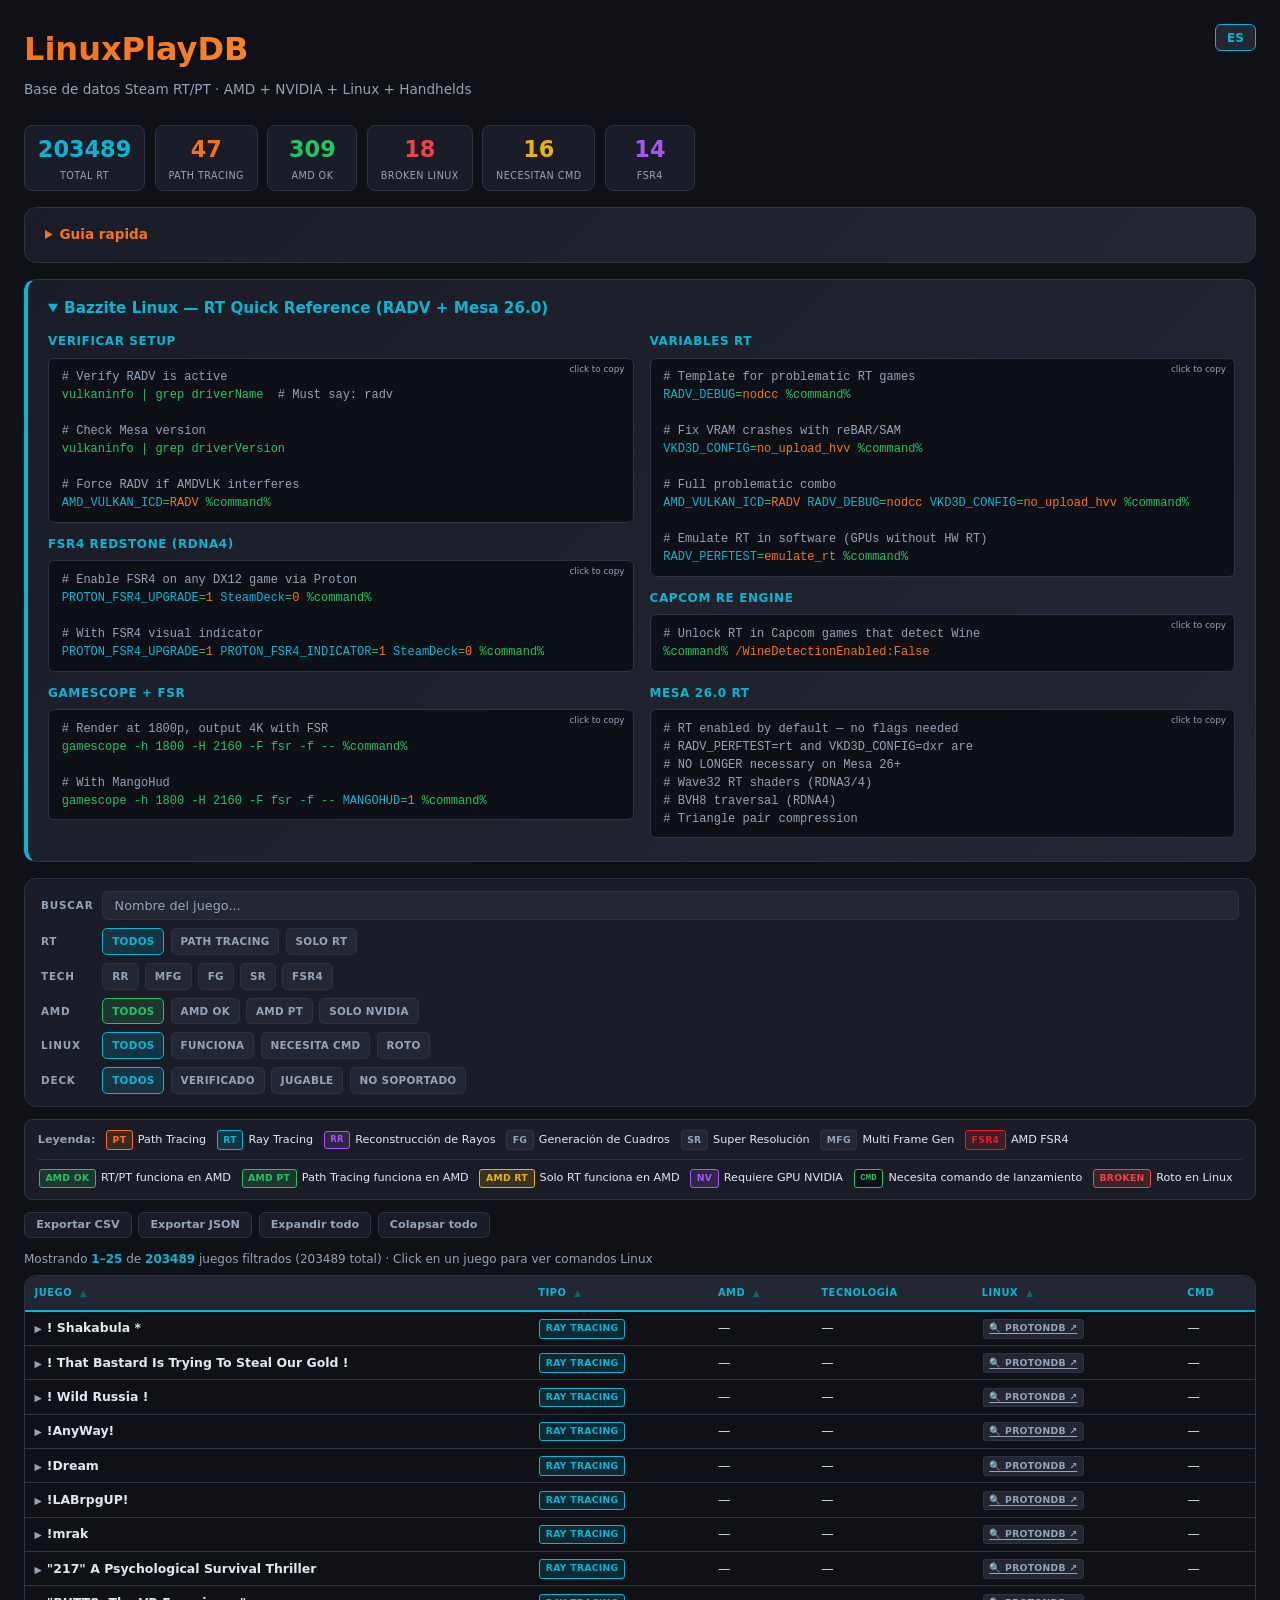
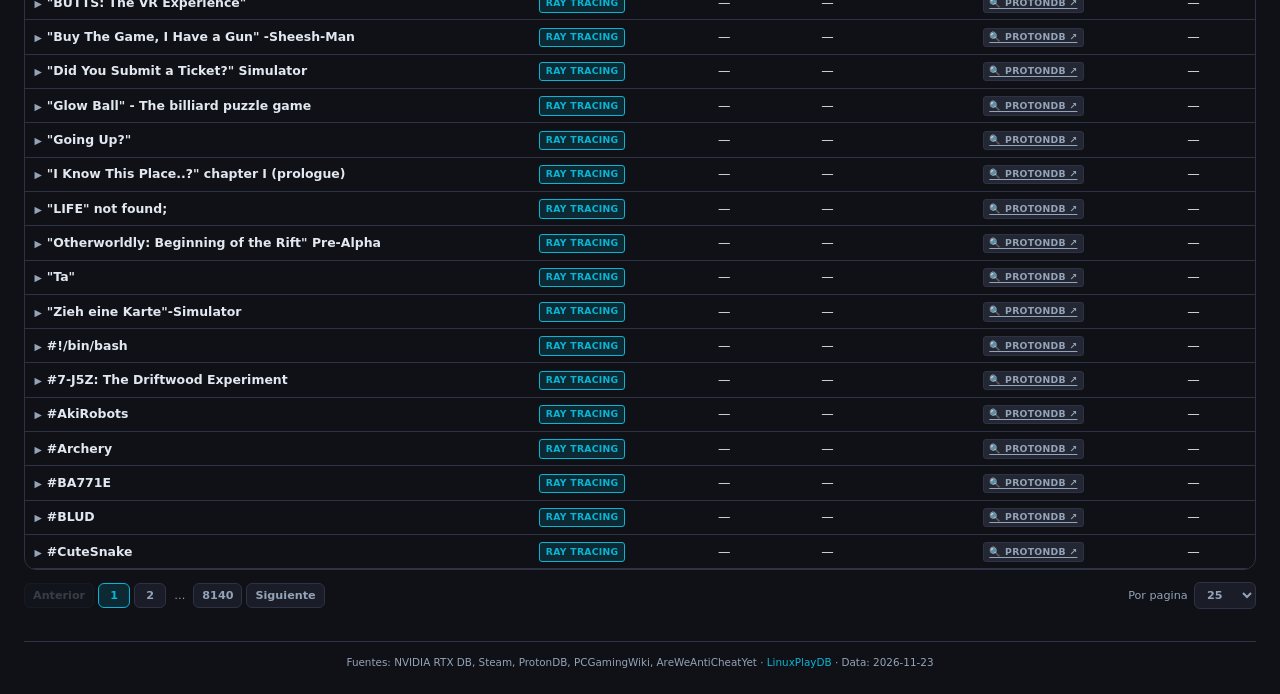
<file: site/index.html>
<!DOCTYPE html>
<html lang="es">
<head>
  <meta charset="UTF-8">
  <meta name="viewport" content="width=device-width, initial-scale=1.0">
  <title>LinuxPlayDB — Steam RT/PT Database</title>
  <meta name="description" content="Complete database of Steam games with Ray Tracing, Path Tracing, AMD/NVIDIA compatibility, Linux commands, and handheld device support.">
  <link rel="stylesheet" href="css/style.css">
</head>
<body>

<div class="lpdb-container">
  <!-- Header -->
  <header class="lpdb-header">
    <div class="lpdb-header-left">
      <h1 class="lpdb-title">LinuxPlayDB</h1>
      <p class="lpdb-subtitle" data-i18n="subtitle">
        Steam RT/PT Database &middot; AMD + NVIDIA + Linux + Handhelds &middot;
        <a href="https://github.com/" target="_blank">GitHub</a>
      </p>
    </div>
    <div class="lpdb-header-actions">
      <button class="lpdb-btn lpdb-btn--lang" id="langToggle" onclick="LPDB.i18n.toggle()" title="Change language">ES</button>
    </div>
  </header>

  <!-- Loading -->
  <div class="lpdb-loading" id="loadingOverlay">
    <div class="lpdb-spinner"></div>
    <div class="lpdb-loading-text" data-i18n="loading">Loading database...</div>
  </div>

  <!-- Main content (hidden until DB loads) -->
  <div id="mainContent" style="display:none">

    <!-- Stats -->
    <div class="lpdb-stats" id="statsBar">
      <div class="lpdb-stat lpdb-stat--cyan">
        <div class="lpdb-stat-num" id="statTotal">0</div>
        <div class="lpdb-stat-label" data-i18n="stat_total">Total RT</div>
      </div>
      <div class="lpdb-stat lpdb-stat--orange">
        <div class="lpdb-stat-num" id="statPT">0</div>
        <div class="lpdb-stat-label" data-i18n="stat_pt">Path Tracing</div>
      </div>
      <div class="lpdb-stat lpdb-stat--green">
        <div class="lpdb-stat-num" id="statAMD">0</div>
        <div class="lpdb-stat-label" data-i18n="stat_amd">AMD OK</div>
      </div>
      <div class="lpdb-stat lpdb-stat--red">
        <div class="lpdb-stat-num" id="statBroken">0</div>
        <div class="lpdb-stat-label" data-i18n="stat_broken">Broken Linux</div>
      </div>
      <div class="lpdb-stat lpdb-stat--yellow">
        <div class="lpdb-stat-num" id="statCmd">0</div>
        <div class="lpdb-stat-label" data-i18n="stat_cmd">Need CMD</div>
      </div>
      <div class="lpdb-stat lpdb-stat--purple">
        <div class="lpdb-stat-num" id="statFSR4">0</div>
        <div class="lpdb-stat-label" data-i18n="stat_fsr4">FSR4</div>
      </div>
    </div>

    <!-- Help Panel -->
    <details class="lpdb-glass lpdb-help">
      <summary data-i18n="help_title">Quick guide</summary>
      <div class="lpdb-help-grid">
        <div class="lpdb-help-item">
          <strong data-i18n="help_what">What is LinuxPlayDB?</strong>
          <p data-i18n="help_what_desc">Database of Steam games with Ray Tracing and Path Tracing. Shows AMD/NVIDIA compatibility, Linux status, and handheld support.</p>
        </div>
        <div class="lpdb-help-item">
          <strong data-i18n="help_rt_pt">RT vs PT</strong>
          <p data-i18n="help_rt_pt_desc">Ray Tracing (RT) adds realistic reflections and shadows. Path Tracing (PT) simulates ALL lighting via rays, more cinematic but more demanding.</p>
        </div>
        <div class="lpdb-help-item">
          <strong data-i18n="help_filters">Tech Filters</strong>
          <p data-i18n="help_filters_desc">RR = Ray Reconstruction, FG = Frame Generation, SR = Super Resolution, MFG = Multi Frame Gen, FSR4 = AMD FSR4 Redstone.</p>
        </div>
        <div class="lpdb-help-item">
          <strong data-i18n="help_cmd">CMD (Commands)</strong>
          <p data-i18n="help_cmd_desc">Some games need launch options or environment variables in Steam for RT to work on Linux. Click a game to see the commands.</p>
        </div>
        <div class="lpdb-help-item">
          <strong data-i18n="help_broken">Broken</strong>
          <p data-i18n="help_broken_desc">Games where RT/PT doesn't work on Linux currently. May be due to anti-cheat, incompatible shaders, or missing Vulkan RT support.</p>
        </div>
        <div class="lpdb-help-item">
          <strong data-i18n="help_amd">AMD Status</strong>
          <p data-i18n="help_amd_desc">AMD OK = works, AMD PT = path tracing works via VKD3D, NVIDIA Only = requires NVIDIA GPU for exclusive extensions.</p>
        </div>
      </div>
    </details>

    <!-- Bazzite Quick Reference -->
    <details class="lpdb-glass lpdb-glass--accent lpdb-bazzite" open>
      <summary data-i18n="bazzite_title">Bazzite Linux — RT Quick Reference (RADV + Mesa 26.0)</summary>
      <div class="lpdb-bazzite-content">
        <div class="lpdb-bazzite-grid">
          <div>
            <h4 data-i18n="bazzite_verify">Verify Setup</h4>
            <div class="lpdb-cmd" data-copy-label="click to copy" onclick="LPDB.copyCmd(this)"><span class="c"># Verify RADV is active</span>
vulkaninfo | grep driverName  <span class="c"># Must say: radv</span>

<span class="c"># Check Mesa version</span>
vulkaninfo | grep driverVersion

<span class="c"># Force RADV if AMDVLK interferes</span>
<span class="v">AMD_VULKAN_ICD</span>=<span class="s">RADV</span> %command%</div>

            <h4>FSR4 Redstone (RDNA4)</h4>
            <div class="lpdb-cmd" data-copy-label="click to copy" onclick="LPDB.copyCmd(this)"><span class="c"># Enable FSR4 on any DX12 game via Proton</span>
<span class="v">PROTON_FSR4_UPGRADE</span>=<span class="s">1</span> <span class="v">SteamDeck</span>=<span class="s">0</span> %command%

<span class="c"># With FSR4 visual indicator</span>
<span class="v">PROTON_FSR4_UPGRADE</span>=<span class="s">1</span> <span class="v">PROTON_FSR4_INDICATOR</span>=<span class="s">1</span> <span class="v">SteamDeck</span>=<span class="s">0</span> %command%</div>

            <h4>Gamescope + FSR</h4>
            <div class="lpdb-cmd" data-copy-label="click to copy" onclick="LPDB.copyCmd(this)"><span class="c"># Render at 1800p, output 4K with FSR</span>
gamescope -h 1800 -H 2160 -F fsr -f -- %command%

<span class="c"># With MangoHud</span>
gamescope -h 1800 -H 2160 -F fsr -f -- <span class="v">MANGOHUD</span>=<span class="s">1</span> %command%</div>
          </div>

          <div>
            <h4 data-i18n="bazzite_rt_vars">RT Variables</h4>
            <div class="lpdb-cmd" data-copy-label="click to copy" onclick="LPDB.copyCmd(this)"><span class="c"># Template for problematic RT games</span>
<span class="v">RADV_DEBUG</span>=<span class="s">nodcc</span> %command%

<span class="c"># Fix VRAM crashes with reBAR/SAM</span>
<span class="v">VKD3D_CONFIG</span>=<span class="s">no_upload_hvv</span> %command%

<span class="c"># Full problematic combo</span>
<span class="v">AMD_VULKAN_ICD</span>=<span class="s">RADV</span> <span class="v">RADV_DEBUG</span>=<span class="s">nodcc</span> <span class="v">VKD3D_CONFIG</span>=<span class="s">no_upload_hvv</span> %command%

<span class="c"># Emulate RT in software (GPUs without HW RT)</span>
<span class="v">RADV_PERFTEST</span>=<span class="s">emulate_rt</span> %command%</div>

            <h4>Capcom RE Engine</h4>
            <div class="lpdb-cmd" data-copy-label="click to copy" onclick="LPDB.copyCmd(this)"><span class="c"># Unlock RT in Capcom games that detect Wine</span>
%command% <span class="s">/WineDetectionEnabled:False</span></div>

            <h4>Mesa 26.0 RT</h4>
            <div class="lpdb-cmd" data-copy-label="click to copy" onclick="LPDB.copyCmd(this)"><span class="c"># RT enabled by default — no flags needed</span>
<span class="c"># RADV_PERFTEST=rt and VKD3D_CONFIG=dxr are</span>
<span class="c"># NO LONGER necessary on Mesa 26+</span>
<span class="c"># Wave32 RT shaders (RDNA3/4)</span>
<span class="c"># BVH8 traversal (RDNA4)</span>
<span class="c"># Triangle pair compression</span></div>
          </div>
        </div>
      </div>
    </details>

    <!-- Filters -->
    <div class="lpdb-filters">
      <div class="lpdb-filter-row">
        <span class="lpdb-filter-label" data-i18n="filter_search">Search</span>
        <input type="text" class="lpdb-search" id="searchInput" data-i18n-placeholder="search_placeholder" placeholder="Game name..." oninput="LPDB.filters.apply()">
      </div>
      <div class="lpdb-filter-row">
        <span class="lpdb-filter-label">RT</span>
        <span class="lpdb-chip active" data-group="rtType" data-value="all" onclick="LPDB.filters.set(this)" data-i18n="filter_all" data-i18n-title="tip_filter_all" role="button" tabindex="0" aria-pressed="true">All</span>
        <span class="lpdb-chip" data-group="rtType" data-value="pt" onclick="LPDB.filters.set(this)" data-i18n="filter_pt" data-i18n-title="tip_filter_pt" role="button" tabindex="0" aria-pressed="false">Path Tracing</span>
        <span class="lpdb-chip" data-group="rtType" data-value="rt" onclick="LPDB.filters.set(this)" data-i18n="filter_rt_only" data-i18n-title="tip_filter_rt_only" role="button" tabindex="0" aria-pressed="false">RT Only</span>
      </div>
      <div class="lpdb-filter-row">
        <span class="lpdb-filter-label">Tech</span>
        <span class="lpdb-chip" data-group="tech" data-value="dlss_rr" onclick="LPDB.filters.toggle(this)" data-i18n-title="tip_dlss_rr" role="button" tabindex="0" aria-pressed="false">RR</span>
        <span class="lpdb-chip" data-group="tech" data-value="dlss_mfg" onclick="LPDB.filters.toggle(this)" data-i18n-title="tip_dlss_mfg" role="button" tabindex="0" aria-pressed="false">MFG</span>
        <span class="lpdb-chip" data-group="tech" data-value="dlss_fg" onclick="LPDB.filters.toggle(this)" data-i18n-title="tip_dlss_fg" role="button" tabindex="0" aria-pressed="false">FG</span>
        <span class="lpdb-chip" data-group="tech" data-value="dlss_sr" onclick="LPDB.filters.toggle(this)" data-i18n-title="tip_dlss_sr" role="button" tabindex="0" aria-pressed="false">SR</span>
        <span class="lpdb-chip" data-group="tech" data-value="fsr4" onclick="LPDB.filters.toggle(this)" data-i18n-title="tip_fsr4" role="button" tabindex="0" aria-pressed="false">FSR4</span>
      </div>
      <div class="lpdb-filter-row">
        <span class="lpdb-filter-label">AMD</span>
        <span class="lpdb-chip active-green" data-group="amd" data-value="all" onclick="LPDB.filters.set(this)" data-i18n="filter_all" data-i18n-title="tip_filter_all" role="button" tabindex="0" aria-pressed="true">All</span>
        <span class="lpdb-chip" data-group="amd" data-value="ok" onclick="LPDB.filters.set(this)" data-i18n="filter_amd_ok" data-i18n-title="tip_amd_ok" role="button" tabindex="0" aria-pressed="false">AMD OK</span>
        <span class="lpdb-chip" data-group="amd" data-value="pt" onclick="LPDB.filters.set(this)" data-i18n="filter_amd_pt" data-i18n-title="tip_amd_pt" role="button" tabindex="0" aria-pressed="false">AMD PT</span>
        <span class="lpdb-chip" data-group="amd" data-value="nvidia_only" onclick="LPDB.filters.set(this)" data-i18n="filter_nvidia_only" data-i18n-title="tip_nvidia_only" role="button" tabindex="0" aria-pressed="false">NVIDIA Only</span>
      </div>
      <div class="lpdb-filter-row">
        <span class="lpdb-filter-label">Linux</span>
        <span class="lpdb-chip active" data-group="linux" data-value="all" onclick="LPDB.filters.set(this)" data-i18n="filter_all" data-i18n-title="tip_filter_all" role="button" tabindex="0" aria-pressed="true">All</span>
        <span class="lpdb-chip" data-group="linux" data-value="works" onclick="LPDB.filters.set(this)" data-i18n="filter_works" data-i18n-title="tip_linux_works" role="button" tabindex="0" aria-pressed="false">Works</span>
        <span class="lpdb-chip" data-group="linux" data-value="cmd" onclick="LPDB.filters.set(this)" data-i18n="filter_cmd" data-i18n-title="tip_linux_cmd" role="button" tabindex="0" aria-pressed="false">Needs CMD</span>
        <span class="lpdb-chip" data-group="linux" data-value="broken" onclick="LPDB.filters.set(this)" data-i18n="filter_broken" data-i18n-title="tip_linux_broken" role="button" tabindex="0" aria-pressed="false">Broken</span>
      </div>
      <div class="lpdb-filter-row">
        <span class="lpdb-filter-label">Deck</span>
        <span class="lpdb-chip active" data-group="deck" data-value="all" onclick="LPDB.filters.set(this)" data-i18n="filter_all" data-i18n-title="tip_filter_all" role="button" tabindex="0" aria-pressed="true">All</span>
        <span class="lpdb-chip" data-group="deck" data-value="verified" onclick="LPDB.filters.set(this)" data-i18n="filter_verified" data-i18n-title="tip_deck_verified" role="button" tabindex="0" aria-pressed="false">Verified</span>
        <span class="lpdb-chip" data-group="deck" data-value="playable" onclick="LPDB.filters.set(this)" data-i18n="filter_playable" data-i18n-title="tip_deck_playable" role="button" tabindex="0" aria-pressed="false">Playable</span>
        <span class="lpdb-chip" data-group="deck" data-value="unsupported" onclick="LPDB.filters.set(this)" data-i18n="filter_unsupported" data-i18n-title="tip_deck_unsupported" role="button" tabindex="0" aria-pressed="false">Unsupported</span>
      </div>
    </div>

    <!-- Legend -->
    <div class="lpdb-legend">
      <div class="lpdb-legend-row">
        <span class="lpdb-legend-title" data-i18n="legend">Legend:</span>
        <span class="lpdb-legend-item"><span class="badge badge-pt">PT</span> <span data-i18n="legend_pt">Path Tracing</span></span>
        <span class="lpdb-legend-item"><span class="badge badge-rt">RT</span> <span data-i18n="legend_rt">Ray Tracing</span></span>
        <span class="lpdb-legend-item"><span class="badge badge-nvidia-sm">RR</span> <span data-i18n="legend_rr">Ray Reconstruction</span></span>
        <span class="lpdb-legend-item"><span class="badge badge-tech">FG</span> <span data-i18n="legend_fg">Frame Generation</span></span>
        <span class="lpdb-legend-item"><span class="badge badge-tech">SR</span> <span data-i18n="legend_sr">Super Resolution</span></span>
        <span class="lpdb-legend-item"><span class="badge badge-tech">MFG</span> <span data-i18n="legend_mfg">Multi Frame Gen</span></span>
        <span class="lpdb-legend-item"><span class="badge badge-fsr">FSR4</span> <span data-i18n="legend_fsr4">AMD FSR4</span></span>
      </div>
      <div class="lpdb-legend-row">
        <span class="lpdb-legend-item"><span class="badge badge-amd">AMD OK</span> <span data-i18n="legend_amd_ok_desc">RT/PT works on AMD</span></span>
        <span class="lpdb-legend-item"><span class="badge badge-amd">AMD PT</span> <span data-i18n="legend_amd_pt_desc">Path Tracing works on AMD</span></span>
        <span class="lpdb-legend-item"><span class="badge badge-amd-warn">AMD RT</span> <span data-i18n="legend_amd_rt_only_desc">RT only works on AMD</span></span>
        <span class="lpdb-legend-item"><span class="badge badge-nvidia">NV</span> <span data-i18n="legend_nvidia_only_desc">Requires NVIDIA GPU</span></span>
        <span class="lpdb-legend-item"><span class="badge badge-cmd">CMD</span> <span data-i18n="legend_cmd_desc">Needs launch command</span></span>
        <span class="lpdb-legend-item"><span class="badge badge-broken">BROKEN</span> <span data-i18n="legend_broken_desc">Broken on Linux</span></span>
      </div>
    </div>

    <!-- Actions -->
    <div class="lpdb-actions">
      <button class="lpdb-btn" onclick="LPDB.exportData('csv')" data-i18n="export_csv">Export CSV</button>
      <button class="lpdb-btn" onclick="LPDB.exportData('json')" data-i18n="export_json">Export JSON</button>
      <button class="lpdb-btn" onclick="LPDB.expandAll()" data-i18n="expand_all">Expand all</button>
      <button class="lpdb-btn" onclick="LPDB.collapseAll()" data-i18n="collapse_all">Collapse all</button>
      <span class="lpdb-status" id="statusMsg"></span>
    </div>

    <div class="lpdb-results" id="resultsCount"></div>

    <!-- Table -->
    <div class="lpdb-table-wrap">
      <div class="lpdb-scroll-hint" data-i18n="table_scroll_hint">Swipe to see more columns</div>
      <table class="lpdb-table">
        <thead>
          <tr>
            <th data-sort="name" onclick="LPDB.sort('name')"><span data-i18n="col_game">Game</span> <span class="sort-arrow">&#9650;</span></th>
            <th data-sort="rt_type" onclick="LPDB.sort('rt_type')"><span data-i18n="col_type">Type</span> <span class="sort-arrow">&#9650;</span></th>
            <th data-sort="amd_status" onclick="LPDB.sort('amd_status')">AMD <span class="sort-arrow">&#9650;</span></th>
            <th><span data-i18n="col_tech">Tech</span></th>
            <th data-sort="linux_status" onclick="LPDB.sort('linux_status')"><span data-i18n="col_linux">Linux</span> <span class="sort-arrow">&#9650;</span></th>
            <th><span data-i18n="col_cmd">CMD</span></th>
          </tr>
        </thead>
        <tbody id="gamesBody"></tbody>
      </table>
    </div>

    <!-- Pagination -->
    <div class="lpdb-pagination-wrap" id="paginationControls"></div>
  </div>

  <!-- Footer -->
  <footer class="lpdb-footer">
    <span data-i18n="footer_sources">Sources</span>: NVIDIA RTX DB, Steam, ProtonDB, PCGamingWiki, AreWeAntiCheatYet &middot;
    <a href="https://github.com/" target="_blank">LinuxPlayDB</a> &middot;
    <span id="lastUpdate"></span>
  </footer>
</div>

<!-- sql.js: local first, CDN fallback -->
<script src="lib/sql-wasm.js"></script>
<script>
  if (typeof initSqlJs === "undefined") {
    document.write('<script src="https://cdnjs.cloudflare.com/ajax/libs/sql.js/1.11.0/sql-wasm.js" integrity="sha384-1fHJox8K973mCCD3PTAOc0ljrAGXD2VeK8zf+vNIdx55pWPULNlpxKMkU8bF4nUd" crossorigin="anonymous"><\/script>');
  }
</script>
<!-- Inline DB (allows file:// usage without server) -->
<script src="js/db_inline.js"></script>
<!-- App modules (v= cache bust) -->
<script src="js/i18n.js?v=8"></script>
<script src="js/db.js?v=8"></script>
<script src="js/filters.js?v=8"></script>
<script src="js/render.js?v=8"></script>
<script src="js/export.js?v=8"></script>
<script src="js/app.js?v=8"></script>
</body>
</html>
</file>
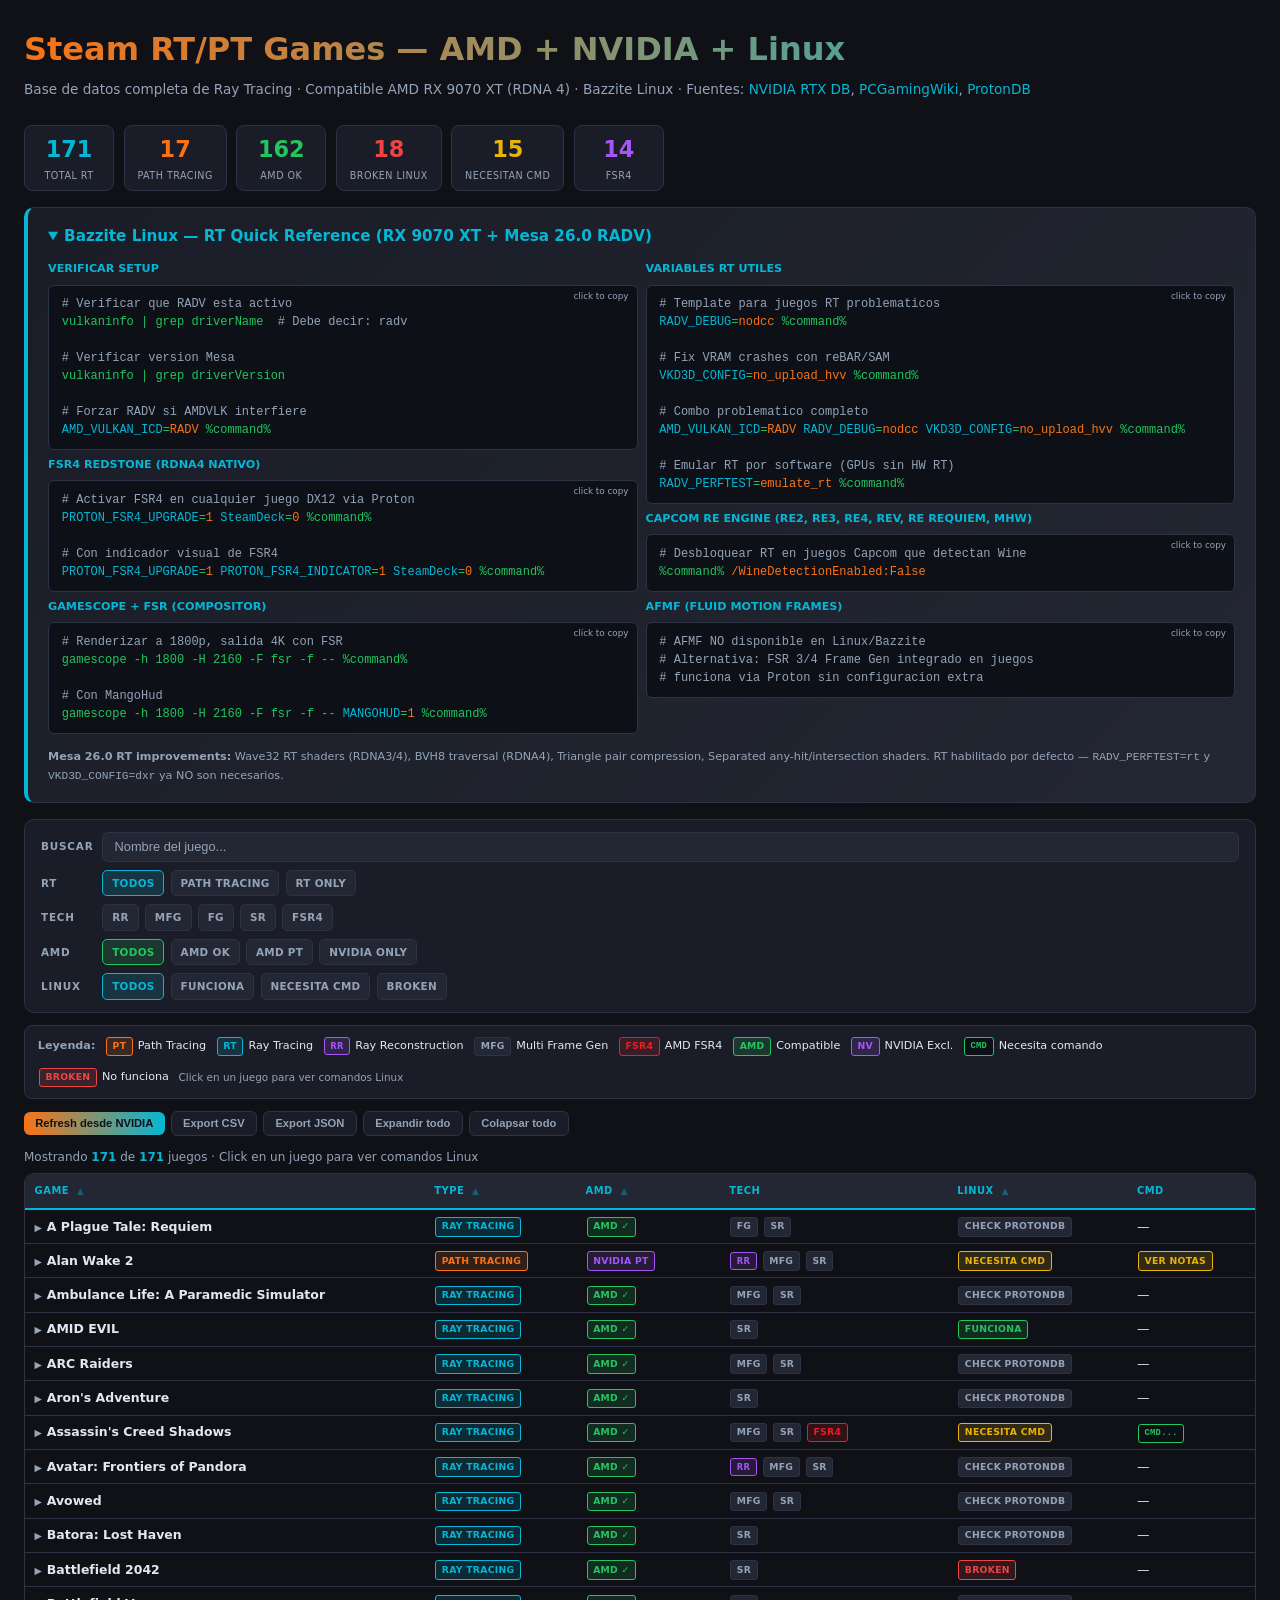
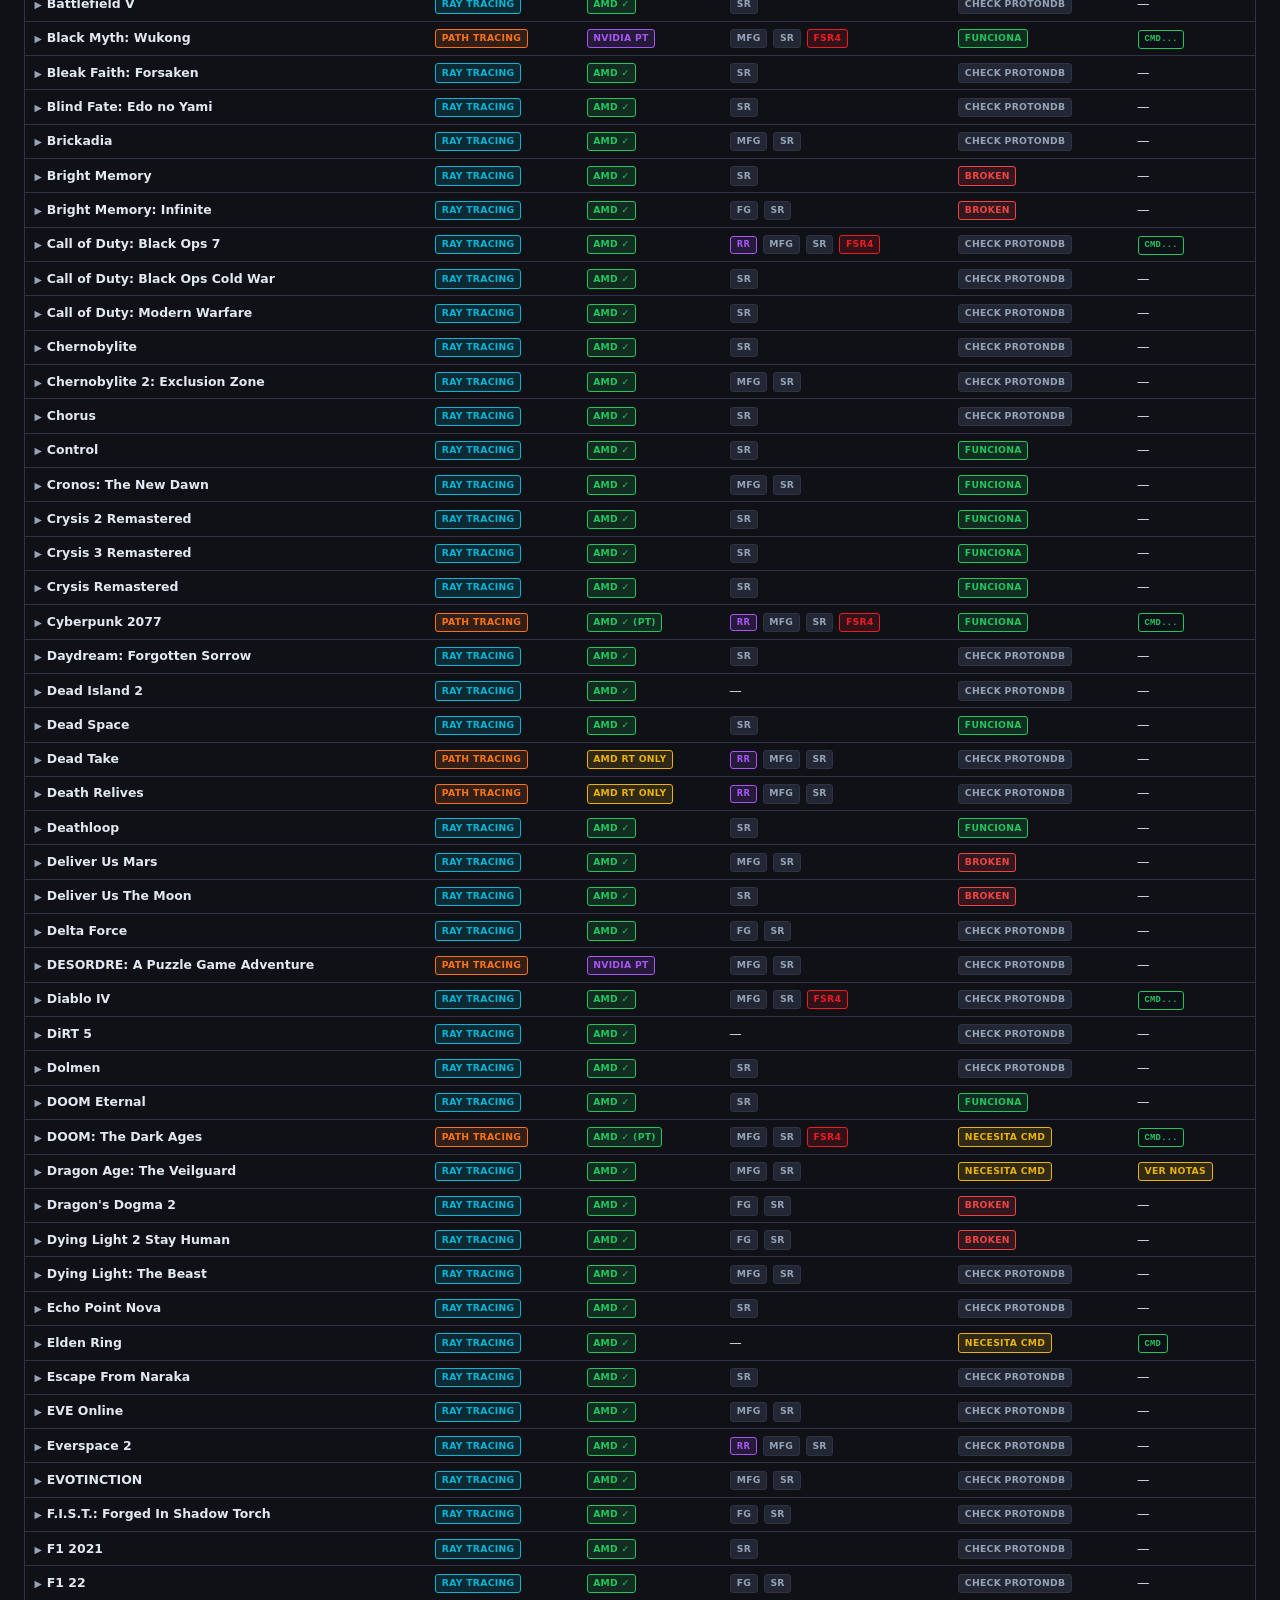
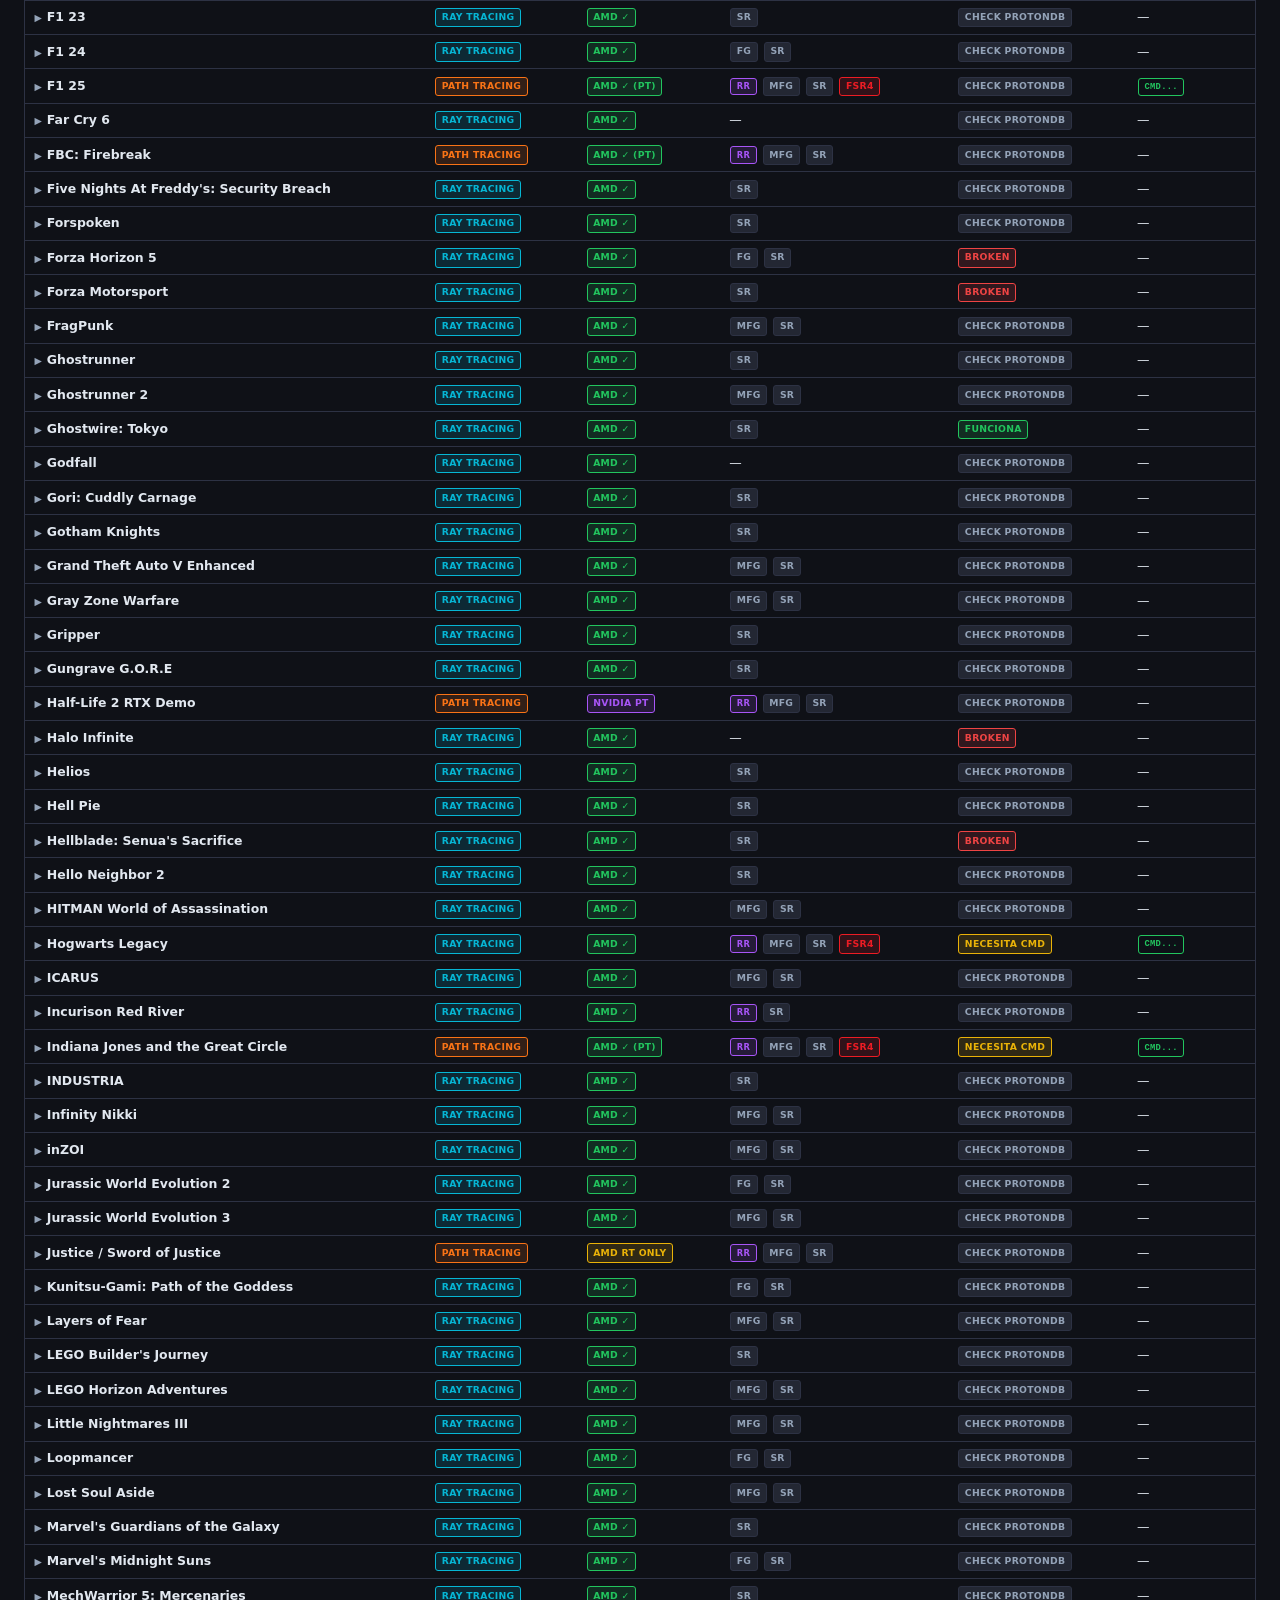
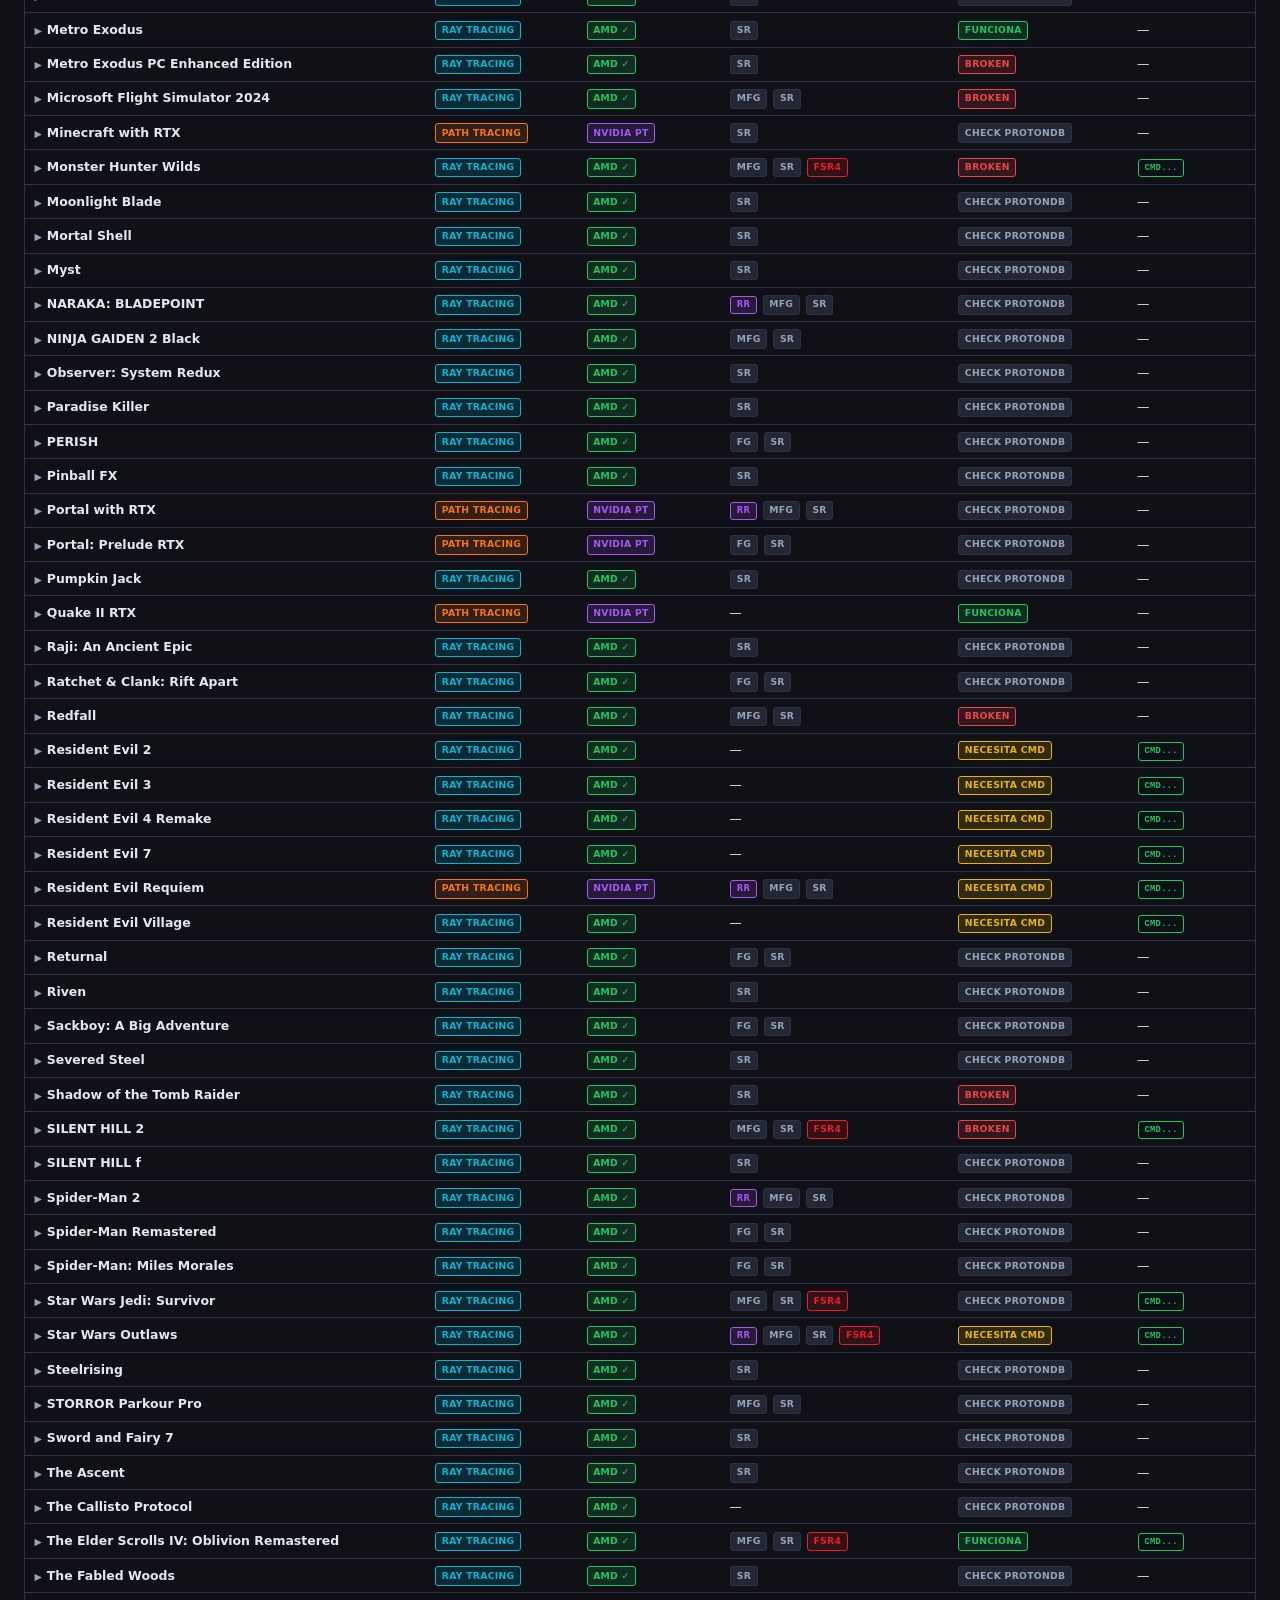
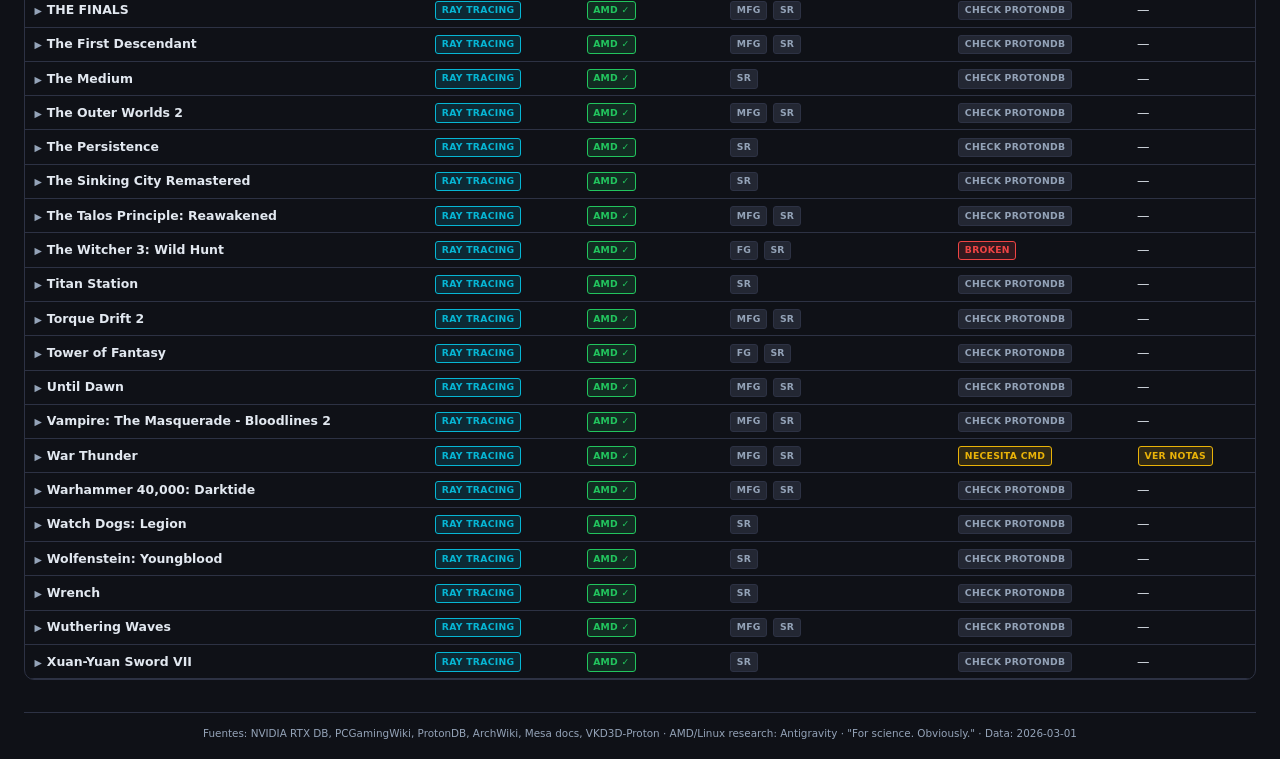
<file: data/seed/all_steam_rt_games.html>
<!DOCTYPE html>
<html lang="es">
<head>
<meta charset="UTF-8">
<meta name="viewport" content="width=device-width, initial-scale=1.0">
<title>Steam RT/PT Database — AMD + Linux + NVIDIA — Antigravity</title>
<style>
  :root {
    --bg: #0f1117;
    --surface: #1a1d27;
    --surface2: #232733;
    --border: #2d3244;
    --text: #e2e8f0;
    --text-muted: #94a3b8;
    --cyan: #06b6d4;
    --cyan-dim: rgba(6, 182, 212, 0.15);
    --orange: #f97316;
    --orange-dim: rgba(249, 115, 22, 0.15);
    --green: #22c55e;
    --green-dim: rgba(34, 197, 94, 0.15);
    --red: #ef4444;
    --red-dim: rgba(239, 68, 68, 0.15);
    --yellow: #eab308;
    --yellow-dim: rgba(234, 179, 8, 0.15);
    --purple: #a855f7;
    --purple-dim: rgba(168, 85, 247, 0.15);
    --amd-red: #ed1c24;
    --amd-dim: rgba(237, 28, 36, 0.15);
  }
  * { box-sizing: border-box; margin: 0; padding: 0; }
  body {
    font-family: 'Segoe UI', system-ui, -apple-system, sans-serif;
    background: var(--bg); color: var(--text);
    line-height: 1.6; padding: 1.5rem;
    max-width: 1600px; margin: 0 auto;
  }
  h1 {
    font-size: 2rem;
    background: linear-gradient(90deg, var(--orange), var(--cyan));
    -webkit-background-clip: text; -webkit-text-fill-color: transparent;
    background-clip: text; margin-bottom: 0.25rem;
  }
  h2 {
    font-size: 1.2rem; color: var(--cyan);
    margin: 1.5rem 0 0.75rem; padding-bottom: 0.4rem;
    border-bottom: 2px solid var(--border);
    text-transform: uppercase; letter-spacing: 0.05em;
  }
  h3 { font-size: 1rem; color: var(--orange); margin: 1rem 0 0.5rem; }
  .subtitle { color: var(--text-muted); font-size: 0.85rem; margin-bottom: 1.5rem; }
  .subtitle a { color: var(--cyan); text-decoration: none; }
  .subtitle a:hover { text-decoration: underline; }

  /* Stats */
  .stats-bar { display: flex; gap: 0.6rem; flex-wrap: wrap; margin-bottom: 1rem; }
  .stat {
    background: var(--surface); border: 1px solid var(--border);
    border-radius: 8px; padding: 0.4rem 0.8rem; text-align: center; min-width: 90px;
  }
  .stat-num { font-size: 1.4rem; font-weight: 700; }
  .stat-label { font-size: 0.6rem; color: var(--text-muted); text-transform: uppercase; letter-spacing: 0.05em; }
  .stat-cyan .stat-num { color: var(--cyan); }
  .stat-orange .stat-num { color: var(--orange); }
  .stat-green .stat-num { color: var(--green); }
  .stat-yellow .stat-num { color: var(--yellow); }
  .stat-red .stat-num { color: var(--red); }
  .stat-purple .stat-num { color: var(--purple); }

  /* Bazzite section */
  .bazzite-box {
    background: linear-gradient(135deg, var(--surface) 0%, var(--surface2) 100%);
    border: 1px solid var(--border); border-radius: 10px;
    padding: 1rem 1.25rem; margin-bottom: 1rem;
    border-left: 4px solid var(--cyan);
  }
  .bazzite-box h3 { margin-top: 0; }
  .cmd-block {
    background: #0d1117; border: 1px solid var(--border);
    border-radius: 6px; padding: 0.6rem 0.8rem;
    font-family: 'Cascadia Code','Fira Code',monospace;
    font-size: 0.75rem; color: var(--green);
    overflow-x: auto; margin: 0.4rem 0; white-space: pre; line-height: 1.5;
    cursor: pointer; position: relative;
  }
  .cmd-block:hover { border-color: var(--cyan); }
  .cmd-block::after {
    content: 'click to copy'; position: absolute; top: 4px; right: 8px;
    font-size: 0.55rem; color: var(--text-muted); font-family: system-ui;
  }
  .cmd-block.copied::after { content: 'copied!'; color: var(--green); }
  .cmd-comment { color: var(--text-muted); }
  .cmd-var { color: var(--cyan); }
  .cmd-val { color: var(--orange); }

  /* Filter bar */
  .filter-bar {
    background: var(--surface); border: 1px solid var(--border);
    border-radius: 10px; padding: 0.75rem 1rem; margin-bottom: 0.75rem;
    display: flex; flex-direction: column; gap: 0.5rem;
  }
  .filter-row { display: flex; align-items: center; gap: 0.4rem; flex-wrap: wrap; }
  .filter-label {
    font-size: 0.65rem; text-transform: uppercase; letter-spacing: 0.08em;
    color: var(--text-muted); min-width: 55px; font-weight: 600;
  }
  .search-box {
    flex: 1; min-width: 180px; padding: 0.4rem 0.7rem;
    background: var(--surface2); border: 1px solid var(--border);
    border-radius: 6px; color: var(--text); font-size: 0.8rem; outline: none;
  }
  .search-box:focus { border-color: var(--cyan); }
  .search-box::placeholder { color: var(--text-muted); }

  /* Chips */
  .chip {
    display: inline-flex; align-items: center; padding: 0.25rem 0.55rem;
    border-radius: 5px; font-size: 0.65rem; font-weight: 600;
    text-transform: uppercase; letter-spacing: 0.03em; cursor: pointer;
    border: 1px solid var(--border); background: var(--surface2);
    color: var(--text-muted); transition: all 0.15s; user-select: none;
  }
  .chip:hover { border-color: var(--cyan); color: var(--text); }
  .chip.active { background: var(--cyan-dim); border-color: var(--cyan); color: var(--cyan); }
  .chip.active-orange { background: var(--orange-dim); border-color: var(--orange); color: var(--orange); }
  .chip.active-green { background: var(--green-dim); border-color: var(--green); color: var(--green); }
  .chip.active-purple { background: var(--purple-dim); border-color: var(--purple); color: var(--purple); }
  .chip.active-red { background: var(--red-dim); border-color: var(--red); color: var(--red); }

  /* Table */
  .table-wrap { overflow-x: auto; border: 1px solid var(--border); border-radius: 10px; }
  table { width: 100%; border-collapse: collapse; font-size: 0.78rem; }
  th {
    background: var(--surface2); color: var(--cyan); font-weight: 600;
    text-transform: uppercase; font-size: 0.62rem; letter-spacing: 0.05em;
    padding: 0.55rem 0.6rem; text-align: left; border-bottom: 2px solid var(--cyan);
    position: sticky; top: 0; z-index: 10; cursor: pointer; user-select: none; white-space: nowrap;
  }
  th:hover { color: var(--orange); }
  th .sort-arrow { margin-left: 0.25rem; font-size: 0.55rem; opacity: 0.4; }
  th.sorted .sort-arrow { opacity: 1; color: var(--orange); }
  td { padding: 0.35rem 0.6rem; border-bottom: 1px solid var(--border); vertical-align: middle; }
  tr:hover > td { background: var(--surface); }
  tr.detail-row td { padding: 0; background: var(--surface); }
  tr.detail-row .detail-content {
    padding: 0.5rem 1rem; font-size: 0.75rem;
    border-left: 3px solid var(--cyan); margin: 0.3rem 0.5rem;
  }
  .game-name {
    font-weight: 600; white-space: nowrap; max-width: 300px;
    overflow: hidden; text-overflow: ellipsis; cursor: pointer;
  }
  .game-name:hover { color: var(--cyan); }
  .expand-icon { color: var(--text-muted); font-size: 0.6rem; margin-right: 0.3rem; }

  /* Badges */
  .badge {
    display: inline-block; padding: 0.08rem 0.35rem; border-radius: 3px;
    font-size: 0.58rem; font-weight: 700; text-transform: uppercase;
    letter-spacing: 0.03em; white-space: nowrap; margin: 1px;
  }
  .badge-rt { background: var(--cyan-dim); color: var(--cyan); border: 1px solid var(--cyan); }
  .badge-pt { background: var(--orange-dim); color: var(--orange); border: 1px solid var(--orange); }
  .badge-amd { background: var(--green-dim); color: var(--green); border: 1px solid var(--green); }
  .badge-amd-warn { background: var(--yellow-dim); color: var(--yellow); border: 1px solid var(--yellow); }
  .badge-nvidia { background: var(--purple-dim); color: var(--purple); border: 1px solid var(--purple); }
  .badge-nvidia-sm { background: var(--purple-dim); color: var(--purple); border: 1px solid var(--purple); font-size: 0.52rem; }
  .badge-tech { background: var(--surface2); color: var(--text-muted); border: 1px solid var(--border); }
  .badge-fsr { background: var(--amd-dim); color: var(--amd-red); border: 1px solid var(--amd-red); }
  .badge-linux { background: var(--green-dim); color: var(--green); border: 1px solid var(--green); }
  .badge-linux-warn { background: var(--yellow-dim); color: var(--yellow); border: 1px solid var(--yellow); }
  .badge-linux-maybe { background: var(--surface2); color: var(--text-muted); border: 1px solid var(--border); }
  .badge-broken { background: var(--red-dim); color: var(--red); border: 1px solid var(--red); }
  .badge-cmd { background: #0d1117; color: var(--green); border: 1px solid var(--green); font-family: monospace; font-size: 0.55rem; }

  /* Actions */
  .actions-bar { display: flex; gap: 0.4rem; margin: 0.75rem 0; flex-wrap: wrap; align-items: center; }
  .btn {
    padding: 0.35rem 0.7rem; border-radius: 6px; font-size: 0.7rem;
    font-weight: 600; cursor: pointer; border: 1px solid var(--border);
    background: var(--surface); color: var(--text-muted); transition: all 0.15s;
  }
  .btn:hover { border-color: var(--cyan); color: var(--cyan); }
  .btn-primary {
    background: linear-gradient(90deg, var(--orange), var(--cyan));
    color: var(--bg); border: none; font-weight: 700;
  }
  .btn-primary:hover { opacity: 0.9; }
  .status-msg { font-size: 0.7rem; color: var(--text-muted); padding: 0.2rem 0.5rem; }
  .status-ok { color: var(--green); }
  .status-err { color: var(--red); }
  .status-loading { color: var(--yellow); }

  /* Legend */
  .legend {
    background: var(--surface); border: 1px solid var(--border); border-radius: 8px;
    padding: 0.6rem 0.8rem; margin-bottom: 0.75rem; font-size: 0.7rem;
    display: flex; flex-wrap: wrap; gap: 0.6rem; align-items: center;
  }
  .legend-item { display: inline-flex; align-items: center; gap: 0.25rem; }

  .results-count { font-size: 0.75rem; color: var(--text-muted); margin-bottom: 0.4rem; }
  .results-count strong { color: var(--cyan); }

  /* Footer */
  .footer {
    margin-top: 2rem; padding-top: 0.75rem; border-top: 1px solid var(--border);
    font-size: 0.65rem; color: var(--text-muted); text-align: center;
  }

  /* Detail panel inline */
  .detail-grid { display: grid; grid-template-columns: 1fr 1fr; gap: 0.5rem; }
  .detail-section h4 { color: var(--cyan); font-size: 0.7rem; text-transform: uppercase; margin-bottom: 0.3rem; }
  .detail-cmd {
    background: #0d1117; padding: 0.4rem 0.6rem; border-radius: 4px;
    font-family: 'Cascadia Code','Fira Code',monospace; font-size: 0.7rem;
    color: var(--green); margin: 0.2rem 0; cursor: pointer; border: 1px solid var(--border);
  }
  .detail-cmd:hover { border-color: var(--green); }
  .detail-note { color: var(--text-muted); font-size: 0.7rem; margin: 0.15rem 0; }

  /* Scrollbar */
  ::-webkit-scrollbar { width: 8px; height: 8px; }
  ::-webkit-scrollbar-track { background: var(--surface); }
  ::-webkit-scrollbar-thumb { background: var(--border); border-radius: 4px; }
  ::-webkit-scrollbar-thumb:hover { background: var(--cyan); }

  @media (max-width: 768px) {
    body { padding: 0.5rem; }
    h1 { font-size: 1.3rem; }
    .detail-grid { grid-template-columns: 1fr; }
    .bazzite-box { padding: 0.6rem; }
  }
  @media print {
    body { background: white; color: black; }
    .filter-bar, .actions-bar, .search-box, .bazzite-box { display: none; }
    h1 { -webkit-text-fill-color: #333; background: none; }
  }
</style>
</head>
<body>

<h1>Steam RT/PT Games — AMD + NVIDIA + Linux</h1>
<p class="subtitle">
  Base de datos completa de Ray Tracing &middot; Compatible AMD RX 9070 XT (RDNA 4) &middot; Bazzite Linux &middot;
  Fuentes: <a href="https://www.nvidia.com/en-us/geforce/news/nvidia-rtx-games-engines-apps/" target="_blank">NVIDIA RTX DB</a>,
  <a href="https://www.pcgamingwiki.com/wiki/List_of_games_that_support_ray_tracing" target="_blank">PCGamingWiki</a>,
  <a href="https://www.protondb.com/" target="_blank">ProtonDB</a>
</p>

<!-- Stats -->
<div class="stats-bar" id="statsBar">
  <div class="stat stat-cyan"><div class="stat-num" id="statTotal">0</div><div class="stat-label">Total RT</div></div>
  <div class="stat stat-orange"><div class="stat-num" id="statPT">0</div><div class="stat-label">Path Tracing</div></div>
  <div class="stat stat-green"><div class="stat-num" id="statAMD">0</div><div class="stat-label">AMD OK</div></div>
  <div class="stat stat-red"><div class="stat-num" id="statBroken">0</div><div class="stat-label">Broken Linux</div></div>
  <div class="stat stat-yellow"><div class="stat-num" id="statCmd">0</div><div class="stat-label">Necesitan CMD</div></div>
  <div class="stat stat-purple"><div class="stat-num" id="statFSR4">0</div><div class="stat-label">FSR4</div></div>
</div>

<!-- Bazzite Quick Reference -->
<details class="bazzite-box" open>
<summary style="cursor:pointer;font-weight:700;color:var(--cyan);font-size:0.95rem;">Bazzite Linux — RT Quick Reference (RX 9070 XT + Mesa 26.0 RADV)</summary>
<div style="margin-top:0.75rem;">

<div class="detail-grid">
<div class="detail-section">
<h4>Verificar setup</h4>
<div class="cmd-block" onclick="copyCmd(this)"><span class="cmd-comment"># Verificar que RADV esta activo</span>
vulkaninfo | grep driverName  <span class="cmd-comment"># Debe decir: radv</span>

<span class="cmd-comment"># Verificar version Mesa</span>
vulkaninfo | grep driverVersion

<span class="cmd-comment"># Forzar RADV si AMDVLK interfiere</span>
<span class="cmd-var">AMD_VULKAN_ICD</span>=<span class="cmd-val">RADV</span> %command%</div>

<h4>FSR4 Redstone (RDNA4 nativo)</h4>
<div class="cmd-block" onclick="copyCmd(this)"><span class="cmd-comment"># Activar FSR4 en cualquier juego DX12 via Proton</span>
<span class="cmd-var">PROTON_FSR4_UPGRADE</span>=<span class="cmd-val">1</span> <span class="cmd-var">SteamDeck</span>=<span class="cmd-val">0</span> %command%

<span class="cmd-comment"># Con indicador visual de FSR4</span>
<span class="cmd-var">PROTON_FSR4_UPGRADE</span>=<span class="cmd-val">1</span> <span class="cmd-var">PROTON_FSR4_INDICATOR</span>=<span class="cmd-val">1</span> <span class="cmd-var">SteamDeck</span>=<span class="cmd-val">0</span> %command%</div>

<h4>Gamescope + FSR (compositor)</h4>
<div class="cmd-block" onclick="copyCmd(this)"><span class="cmd-comment"># Renderizar a 1800p, salida 4K con FSR</span>
gamescope -h 1800 -H 2160 -F fsr -f -- %command%

<span class="cmd-comment"># Con MangoHud</span>
gamescope -h 1800 -H 2160 -F fsr -f -- <span class="cmd-var">MANGOHUD</span>=<span class="cmd-val">1</span> %command%</div>
</div>

<div class="detail-section">
<h4>Variables RT utiles</h4>
<div class="cmd-block" onclick="copyCmd(this)"><span class="cmd-comment"># Template para juegos RT problematicos</span>
<span class="cmd-var">RADV_DEBUG</span>=<span class="cmd-val">nodcc</span> %command%

<span class="cmd-comment"># Fix VRAM crashes con reBAR/SAM</span>
<span class="cmd-var">VKD3D_CONFIG</span>=<span class="cmd-val">no_upload_hvv</span> %command%

<span class="cmd-comment"># Combo problematico completo</span>
<span class="cmd-var">AMD_VULKAN_ICD</span>=<span class="cmd-val">RADV</span> <span class="cmd-var">RADV_DEBUG</span>=<span class="cmd-val">nodcc</span> <span class="cmd-var">VKD3D_CONFIG</span>=<span class="cmd-val">no_upload_hvv</span> %command%

<span class="cmd-comment"># Emular RT por software (GPUs sin HW RT)</span>
<span class="cmd-var">RADV_PERFTEST</span>=<span class="cmd-val">emulate_rt</span> %command%</div>

<h4>Capcom RE Engine (RE2, RE3, RE4, REV, RE Requiem, MHW)</h4>
<div class="cmd-block" onclick="copyCmd(this)"><span class="cmd-comment"># Desbloquear RT en juegos Capcom que detectan Wine</span>
%command% <span class="cmd-val">/WineDetectionEnabled:False</span></div>

<h4>AFMF (Fluid Motion Frames)</h4>
<div class="cmd-block" onclick="copyCmd(this)"><span class="cmd-comment"># AFMF NO disponible en Linux/Bazzite</span>
<span class="cmd-comment"># Alternativa: FSR 3/4 Frame Gen integrado en juegos</span>
<span class="cmd-comment"># funciona via Proton sin configuracion extra</span></div>
</div>
</div>

<div style="margin-top:0.5rem;font-size:0.7rem;color:var(--text-muted);">
  <strong>Mesa 26.0 RT improvements:</strong> Wave32 RT shaders (RDNA3/4), BVH8 traversal (RDNA4),
  Triangle pair compression, Separated any-hit/intersection shaders.
  RT habilitado por defecto — <code>RADV_PERFTEST=rt</code> y <code>VKD3D_CONFIG=dxr</code> ya NO son necesarios.
</div>
</div>
</details>

<!-- Filters -->
<div class="filter-bar">
  <div class="filter-row">
    <span class="filter-label">Buscar</span>
    <input type="text" class="search-box" id="searchInput" placeholder="Nombre del juego..." oninput="applyFilters()">
  </div>
  <div class="filter-row">
    <span class="filter-label">RT</span>
    <span class="chip active" data-group="rtType" data-value="all" onclick="setFilter(this)">Todos</span>
    <span class="chip" data-group="rtType" data-value="pt" onclick="setFilter(this)">Path Tracing</span>
    <span class="chip" data-group="rtType" data-value="rt" onclick="setFilter(this)">RT Only</span>
  </div>
  <div class="filter-row">
    <span class="filter-label">Tech</span>
    <span class="chip" data-group="tech" data-value="rr" onclick="toggleFilter(this)">RR</span>
    <span class="chip" data-group="tech" data-value="mfg" onclick="toggleFilter(this)">MFG</span>
    <span class="chip" data-group="tech" data-value="fg" onclick="toggleFilter(this)">FG</span>
    <span class="chip" data-group="tech" data-value="sr" onclick="toggleFilter(this)">SR</span>
    <span class="chip" data-group="tech" data-value="fsr4" onclick="toggleFilter(this)">FSR4</span>
  </div>
  <div class="filter-row">
    <span class="filter-label">AMD</span>
    <span class="chip active-green" data-group="amd" data-value="all" onclick="setFilter(this)">Todos</span>
    <span class="chip" data-group="amd" data-value="ok" onclick="setFilter(this)">AMD OK</span>
    <span class="chip" data-group="amd" data-value="pt_too" onclick="setFilter(this)">AMD PT</span>
    <span class="chip" data-group="amd" data-value="nvidia_only" onclick="setFilter(this)">NVIDIA Only</span>
  </div>
  <div class="filter-row">
    <span class="filter-label">Linux</span>
    <span class="chip active" data-group="linux" data-value="all" onclick="setFilter(this)">Todos</span>
    <span class="chip" data-group="linux" data-value="works" onclick="setFilter(this)">Funciona</span>
    <span class="chip" data-group="linux" data-value="cmd" onclick="setFilter(this)">Necesita CMD</span>
    <span class="chip" data-group="linux" data-value="broken" onclick="setFilter(this)">Broken</span>
  </div>
</div>

<!-- Legend -->
<div class="legend">
  <span style="color:var(--text-muted);font-weight:600;">Leyenda:</span>
  <span class="legend-item"><span class="badge badge-pt">PT</span> Path Tracing</span>
  <span class="legend-item"><span class="badge badge-rt">RT</span> Ray Tracing</span>
  <span class="legend-item"><span class="badge badge-nvidia-sm">RR</span> Ray Reconstruction</span>
  <span class="legend-item"><span class="badge badge-tech">MFG</span> Multi Frame Gen</span>
  <span class="legend-item"><span class="badge badge-fsr">FSR4</span> AMD FSR4</span>
  <span class="legend-item"><span class="badge badge-amd">AMD</span> Compatible</span>
  <span class="legend-item"><span class="badge badge-nvidia">NV</span> NVIDIA Excl.</span>
  <span class="legend-item"><span class="badge badge-cmd">CMD</span> Necesita comando</span>
  <span class="legend-item"><span class="badge badge-broken">BROKEN</span> No funciona</span>
  <span class="legend-item" style="color:var(--text-muted);font-size:0.65rem;">Click en un juego para ver comandos Linux</span>
</div>

<!-- Actions -->
<div class="actions-bar">
  <button class="btn btn-primary" onclick="refreshFromNvidia()">Refresh desde NVIDIA</button>
  <button class="btn" onclick="exportCSV()">Export CSV</button>
  <button class="btn" onclick="exportJSON()">Export JSON</button>
  <button class="btn" onclick="expandAll()">Expandir todo</button>
  <button class="btn" onclick="collapseAll()">Colapsar todo</button>
  <span class="status-msg" id="statusMsg"></span>
</div>

<div class="results-count" id="resultsCount"></div>

<!-- Table -->
<div class="table-wrap">
<table>
<thead>
<tr>
  <th data-sort="name" onclick="sortTable('name')">Game <span class="sort-arrow">&#9650;</span></th>
  <th data-sort="type" onclick="sortTable('type')">Type <span class="sort-arrow">&#9650;</span></th>
  <th data-sort="amd" onclick="sortTable('amd')">AMD <span class="sort-arrow">&#9650;</span></th>
  <th>Tech</th>
  <th data-sort="linux" onclick="sortTable('linux')">Linux <span class="sort-arrow">&#9650;</span></th>
  <th>CMD</th>
</tr>
</thead>
<tbody id="gamesBody"></tbody>
</table>
</div>

<div class="footer">
  Fuentes: NVIDIA RTX DB, PCGamingWiki, ProtonDB, ArchWiki, Mesa docs, VKD3D-Proton &middot;
  AMD/Linux research: Antigravity &middot; "For science. Obviously." &middot; <span id="lastUpdate"></span>
</div>

<script>
// ═══════════════════════════════════════════
// NVIDIA ENDPOINT
// ═══════════════════════════════════════════
const NVIDIA_EP = 'https://www.nvidia.com/content/dam/en-zz/Solutions/geforce/news/nvidia-rtx-games-engines-apps/dlss-rt-games-apps-overrides.json';

// ═══════════════════════════════════════════
// GAME DATABASE — ALL RT/PT GAMES
// Fields: name, pt, rr, mfg, fg, sr, dlaa,
//   amdStatus, linuxStatus, fsr4, proton, linuxCmd, linuxNotes
// ═══════════════════════════════════════════
const GAMES_DB = [
  // ─── PATH TRACING ───
  {name:"Alan Wake 2",pt:true,rr:true,mfg:true,fg:true,sr:true,dlaa:true,fsr4:false,
   amdStatus:"nvidia_pt",linuxStatus:"cmd",proton:"Proton 8+ / GE-Proton",
   linuxCmd:"",linuxNotes:"RT basico funciona. Path Tracing crashea/freeze en AMD. Texturas faltantes en Mesa."},
  {name:"Black Myth: Wukong",pt:true,rr:false,mfg:true,fg:true,sr:true,dlaa:false,fsr4:true,
   amdStatus:"nvidia_pt",linuxStatus:"works",proton:"Proton Experimental",
   linuxCmd:"PROTON_FSR4_UPGRADE=1 SteamDeck=0 %command%",linuxNotes:"FSR4 oficial. RT funciona pero PT NVIDIA-optimized, impracticable en AMD. Denuvo cuenta cambios de Proton como activaciones."},
  {name:"Cyberpunk 2077",pt:true,rr:true,mfg:true,fg:true,sr:true,dlaa:true,fsr4:true,
   amdStatus:"pt_too",linuxStatus:"works",proton:"Proton 8+",
   linuxCmd:"PROTON_FSR4_UPGRADE=1 SteamDeck=0 %command%",linuxNotes:"RT y PT Overdrive funcionan en AMD. FSR4 disponible. ~60 FPS PT a 1440p con FSR Performance. Rendimiento inferior a Windows."},
  {name:"Dead Take",pt:true,rr:true,mfg:true,fg:true,sr:true,dlaa:true,fsr4:false,
   amdStatus:"amd_rt_only",linuxStatus:"check",proton:"Check ProtonDB",linuxCmd:"",linuxNotes:"PT solo NVIDIA (Ray Reconstruction). RT funciona en AMD."},
  {name:"Death Relives",pt:true,rr:true,mfg:true,fg:true,sr:true,dlaa:true,fsr4:false,
   amdStatus:"amd_rt_only",linuxStatus:"check",proton:"Check ProtonDB",linuxCmd:"",linuxNotes:"PT solo NVIDIA. RT funciona en AMD."},
  {name:"DESORDRE: A Puzzle Game Adventure",pt:true,rr:false,mfg:true,fg:true,sr:true,dlaa:false,fsr4:false,
   amdStatus:"nvidia_pt",linuxStatus:"check",proton:"Check ProtonDB",linuxCmd:"",linuxNotes:"PT NVIDIA exclusive."},
  {name:"DOOM: The Dark Ages",pt:true,rr:false,mfg:true,fg:true,sr:true,dlaa:true,fsr4:true,
   amdStatus:"pt_too",linuxStatus:"cmd",proton:"Proton Experimental",
   linuxCmd:"PROTON_FSR4_UPGRADE=1 SteamDeck=0 %command%",linuxNotes:"RT siempre activo (idTech 7 Vulkan). AMD PT funciona. Requiere Mesa >= 25.1. Desactivar iGPU en BIOS. Mesa 25.1+ incluye fix automatico para RADV."},
  {name:"F1 25",pt:true,rr:true,mfg:true,fg:true,sr:true,dlaa:true,fsr4:true,
   amdStatus:"pt_too",linuxStatus:"check",proton:"Check ProtonDB",linuxCmd:"PROTON_FSR4_UPGRADE=1 SteamDeck=0 %command%",linuxNotes:"AMD PT soportado. FSR4 oficial."},
  {name:"FBC: Firebreak",pt:true,rr:true,mfg:true,fg:true,sr:true,dlaa:true,fsr4:false,
   amdStatus:"pt_too",linuxStatus:"check",proton:"Check ProtonDB",linuxCmd:"",linuxNotes:"AMD PT soportado oficialmente."},
  {name:"Half-Life 2 RTX Demo",pt:true,rr:true,mfg:true,fg:true,sr:true,dlaa:false,fsr4:false,
   amdStatus:"nvidia_pt",linuxStatus:"check",proton:"Check ProtonDB",linuxCmd:"",linuxNotes:"RTX Remix. NVIDIA exclusive PT."},
  {name:"Indiana Jones and the Great Circle",pt:true,rr:true,mfg:true,fg:true,sr:true,dlaa:true,fsr4:true,
   amdStatus:"pt_too",linuxStatus:"cmd",proton:"Proton Experimental",
   linuxCmd:"radv_legacy_sparse_binding=true radv_zero_vram=true RADV_DEBUG=nodcc %command%",linuxNotes:"RT obligatorio. AMD PT desde Update 3. Necesita 16 GB VRAM. Para GPUs sin RT HW: RADV_PERFTEST=emulate_rt"},
  {name:"Justice / Sword of Justice",pt:true,rr:true,mfg:true,fg:true,sr:true,dlaa:false,fsr4:false,
   amdStatus:"amd_rt_only",linuxStatus:"check",proton:"Check ProtonDB",linuxCmd:"",linuxNotes:"PT solo NVIDIA. RT funciona en AMD."},
  {name:"Minecraft with RTX",pt:true,rr:false,mfg:false,fg:false,sr:true,dlaa:false,fsr4:false,
   amdStatus:"nvidia_pt",linuxStatus:"check",proton:"Check ProtonDB",linuxCmd:"",linuxNotes:"NVIDIA RTX exclusive. Bedrock Edition Windows only."},
  {name:"Portal with RTX",pt:true,rr:true,mfg:true,fg:true,sr:true,dlaa:true,fsr4:false,
   amdStatus:"nvidia_pt",linuxStatus:"check",proton:"Check ProtonDB",linuxCmd:"",linuxNotes:"RTX Remix. NVIDIA exclusive PT."},
  {name:"Portal: Prelude RTX",pt:true,rr:false,mfg:false,fg:true,sr:true,dlaa:false,fsr4:false,
   amdStatus:"nvidia_pt",linuxStatus:"check",proton:"Check ProtonDB",linuxCmd:"",linuxNotes:"RTX Remix. NVIDIA exclusive PT."},
  {name:"Quake II RTX",pt:true,rr:false,mfg:false,fg:false,sr:false,dlaa:false,fsr4:false,
   amdStatus:"nvidia_pt",linuxStatus:"works",proton:"Nativo Linux",
   linuxCmd:"",linuxNotes:"Binario nativo Linux. Funciona en AMD via RADV. +14% perf en RDNA4 con Mesa 25.2+. BVH8 traversal."},
  {name:"Resident Evil Requiem",pt:true,rr:true,mfg:true,fg:true,sr:true,dlaa:true,fsr4:false,
   amdStatus:"nvidia_pt",linuxStatus:"cmd",proton:"Proton Experimental",
   linuxCmd:"%command% /WineDetectionEnabled:False",linuxNotes:"PT NVIDIA exclusive (DLSS Ray Reconstruction). RT funciona en AMD. Capcom detecta Wine y desactiva RT — el comando es OBLIGATORIO."},

  // ─── RAY TRACING (AMD compatible) ───
  {name:"A Plague Tale: Requiem",pt:false,rr:false,mfg:false,fg:true,sr:true,dlaa:true,fsr4:false,
   amdStatus:"amd_ok",linuxStatus:"check",proton:"Check ProtonDB",linuxCmd:"",linuxNotes:""},
  {name:"Ambulance Life: A Paramedic Simulator",pt:false,rr:false,mfg:true,fg:true,sr:true,dlaa:false,fsr4:false,
   amdStatus:"amd_ok",linuxStatus:"check",proton:"Check ProtonDB",linuxCmd:"",linuxNotes:""},
  {name:"AMID EVIL",pt:false,rr:false,mfg:false,fg:false,sr:true,dlaa:false,fsr4:false,
   amdStatus:"amd_ok",linuxStatus:"works",proton:"Nativo Linux",linuxCmd:"",linuxNotes:"Tiene binario nativo Linux."},
  {name:"ARC Raiders",pt:false,rr:false,mfg:true,fg:true,sr:true,dlaa:true,fsr4:false,
   amdStatus:"amd_ok",linuxStatus:"check",proton:"Check ProtonDB",linuxCmd:"",linuxNotes:""},
  {name:"Assassin's Creed Shadows",pt:false,rr:false,mfg:true,fg:true,sr:true,dlaa:true,fsr4:true,
   amdStatus:"amd_ok",linuxStatus:"cmd",proton:"Proton-GE",
   linuxCmd:"PROTON_FSR4_UPGRADE=1 SteamDeck=0 %command%",linuxNotes:"RTGI + RT Reflections (3 modos, mandatorio). Usar Proton-GE. Black screen en inicio → pulsar F2. AMD tiene ventaja en este titulo. FSR4 oficial."},
  {name:"Avatar: Frontiers of Pandora",pt:false,rr:true,mfg:true,fg:true,sr:true,dlaa:false,fsr4:false,
   amdStatus:"amd_ok",linuxStatus:"check",proton:"Check ProtonDB",linuxCmd:"",linuxNotes:"Ray Reconstruction es NVIDIA exclusive pero RT base funciona en AMD."},
  {name:"Avowed",pt:false,rr:false,mfg:true,fg:true,sr:true,dlaa:true,fsr4:false,
   amdStatus:"amd_ok",linuxStatus:"check",proton:"Check ProtonDB",linuxCmd:"",linuxNotes:""},
  {name:"Battlefield 2042",pt:false,rr:false,mfg:false,fg:false,sr:true,dlaa:true,fsr4:false,
   amdStatus:"amd_ok",linuxStatus:"broken",proton:"N/A",linuxCmd:"",linuxNotes:"Anti-cheat (EAC) no funciona en Linux."},
  {name:"Battlefield V",pt:false,rr:false,mfg:false,fg:false,sr:true,dlaa:false,fsr4:false,
   amdStatus:"amd_ok",linuxStatus:"check",proton:"Check ProtonDB",linuxCmd:"",linuxNotes:""},
  {name:"Bright Memory",pt:false,rr:false,mfg:false,fg:false,sr:true,dlaa:false,fsr4:false,
   amdStatus:"amd_ok",linuxStatus:"broken",proton:"N/A",linuxCmd:"",linuxNotes:"NVIDIA-specific RT code. RT no aparece en AMD."},
  {name:"Bright Memory: Infinite",pt:false,rr:false,mfg:false,fg:true,sr:true,dlaa:false,fsr4:false,
   amdStatus:"amd_ok",linuxStatus:"broken",proton:"N/A",linuxCmd:"",linuxNotes:"NVIDIA-specific RT code."},
  {name:"Call of Duty: Black Ops 7",pt:false,rr:true,mfg:true,fg:true,sr:true,dlaa:true,fsr4:true,
   amdStatus:"amd_ok",linuxStatus:"check",proton:"Check ProtonDB",linuxCmd:"PROTON_FSR4_UPGRADE=1 SteamDeck=0 %command%",linuxNotes:"FSR Ray Regeneration soportado (equivalente a DLSS RR). FSR4 oficial."},
  {name:"Chernobylite",pt:false,rr:false,mfg:false,fg:false,sr:true,dlaa:false,fsr4:false,
   amdStatus:"amd_ok",linuxStatus:"check",proton:"Check ProtonDB",linuxCmd:"",linuxNotes:"RT Reflections + Caustics + DDGI. Requiere DX12."},
  {name:"Control",pt:false,rr:false,mfg:false,fg:false,sr:true,dlaa:true,fsr4:false,
   amdStatus:"amd_ok",linuxStatus:"works",proton:"Proton 8+",
   linuxCmd:"",linuxNotes:"VKD3D-Proton. RT Reflections funciona. SSR debe estar en Medium+ para RT en AMD."},
  {name:"Cronos: The New Dawn",pt:false,rr:false,mfg:true,fg:true,sr:true,dlaa:true,fsr4:false,
   amdStatus:"amd_ok",linuxStatus:"works",proton:"Nativo Linux",linuxCmd:"",linuxNotes:"Tiene version nativa Linux. HW Lumen RT."},
  {name:"Crysis Remastered",pt:false,rr:false,mfg:false,fg:false,sr:true,dlaa:false,fsr4:false,
   amdStatus:"amd_ok",linuxStatus:"works",proton:"Proton 8+",linuxCmd:"",linuxNotes:"Software RT (CryEngine). Funciona sin cores RT hardware."},
  {name:"Crysis 2 Remastered",pt:false,rr:false,mfg:false,fg:false,sr:true,dlaa:false,fsr4:false,
   amdStatus:"amd_ok",linuxStatus:"works",proton:"Proton 8+",linuxCmd:"",linuxNotes:"AMD recibio 20-50% mejora de perf via hotfix."},
  {name:"Crysis 3 Remastered",pt:false,rr:false,mfg:false,fg:false,sr:true,dlaa:false,fsr4:false,
   amdStatus:"amd_ok",linuxStatus:"works",proton:"Proton 8+",linuxCmd:"",linuxNotes:"AMD recibio hasta 50% mejora de perf."},
  {name:"Dead Island 2",pt:false,rr:false,mfg:false,fg:false,sr:false,dlaa:false,fsr4:false,
   amdStatus:"amd_ok",linuxStatus:"check",proton:"Check ProtonDB",linuxCmd:"",linuxNotes:"AMD-sponsored. RT + FSR (sin DLSS). No esta en la DB de NVIDIA."},
  {name:"Dead Space",pt:false,rr:false,mfg:false,fg:false,sr:true,dlaa:false,fsr4:false,
   amdStatus:"amd_ok",linuxStatus:"works",proton:"Proton 8+",linuxCmd:"",linuxNotes:"RTAO. Funciona en Linux."},
  {name:"Deathloop",pt:false,rr:false,mfg:false,fg:false,sr:true,dlaa:false,fsr4:false,
   amdStatus:"amd_ok",linuxStatus:"works",proton:"Proton 8+",linuxCmd:"",linuxNotes:"RT Reflections. VKD3D-Proton."},
  {name:"Deliver Us Mars",pt:false,rr:false,mfg:true,fg:true,sr:true,dlaa:true,fsr4:false,
   amdStatus:"amd_ok",linuxStatus:"broken",proton:"N/A",linuxCmd:"",linuxNotes:"RT broken en AMD — severe perf drops."},
  {name:"Deliver Us The Moon",pt:false,rr:false,mfg:false,fg:false,sr:true,dlaa:false,fsr4:false,
   amdStatus:"amd_ok",linuxStatus:"broken",proton:"N/A",linuxCmd:"",linuxNotes:"RT en AMD = severe perf drops (<30 FPS)."},
  {name:"Diablo IV",pt:false,rr:false,mfg:true,fg:true,sr:true,dlaa:true,fsr4:true,
   amdStatus:"amd_ok",linuxStatus:"check",proton:"Check ProtonDB",linuxCmd:"PROTON_FSR4_UPGRADE=1 SteamDeck=0 %command%",linuxNotes:"FSR4 oficial."},
  {name:"DiRT 5",pt:false,rr:false,mfg:false,fg:false,sr:false,dlaa:false,fsr4:false,
   amdStatus:"amd_ok",linuxStatus:"check",proton:"Check ProtonDB",linuxCmd:"",linuxNotes:""},
  {name:"DOOM Eternal",pt:false,rr:false,mfg:false,fg:false,sr:true,dlaa:true,fsr4:false,
   amdStatus:"amd_ok",linuxStatus:"works",proton:"Proton 8+",linuxCmd:"",linuxNotes:"RT update. Funciona bien en AMD Linux."},
  {name:"Dragon Age: The Veilguard",pt:false,rr:false,mfg:true,fg:true,sr:true,dlaa:true,fsr4:false,
   amdStatus:"amd_ok",linuxStatus:"cmd",proton:"Proton 8+",
   linuxCmd:"",linuxNotes:"RT Reflections + RTAO. DEBE desactivar Strand Hair (crashea RADV). RT funciona despues de eso."},
  {name:"Dragon's Dogma 2",pt:false,rr:false,mfg:false,fg:true,sr:true,dlaa:true,fsr4:false,
   amdStatus:"amd_ok",linuxStatus:"broken",proton:"N/A",linuxCmd:"",linuxNotes:"RT greyed out en Proton. GPU page faults (vkd3d-proton #2007)."},
  {name:"Dying Light 2 Stay Human",pt:false,rr:false,mfg:false,fg:true,sr:true,dlaa:true,fsr4:false,
   amdStatus:"amd_ok",linuxStatus:"broken",proton:"N/A",linuxCmd:"",linuxNotes:"RT options no aparecen en menu con AMD/Linux."},
  {name:"Elden Ring",pt:false,rr:false,mfg:false,fg:false,sr:false,dlaa:false,fsr4:false,
   amdStatus:"amd_ok",linuxStatus:"cmd",proton:"Proton 8+ / Experimental",
   linuxCmd:"AMD_VULKAN_ICD=RADV %command%",linuxNotes:"RTAO + RT Shadows. Usar RADV, NO AMDVLK. Eliminar paquete 32-bit AMDVLK. Mesa 26: no flags extras necesarios. RDNA4 BVH optimized."},
  {name:"Everspace 2",pt:false,rr:true,mfg:true,fg:true,sr:true,dlaa:true,fsr4:false,
   amdStatus:"amd_ok",linuxStatus:"check",proton:"Check ProtonDB",linuxCmd:"",linuxNotes:"RR es NVIDIA exclusive pero RT base funciona en AMD."},
  {name:"Far Cry 6",pt:false,rr:false,mfg:false,fg:false,sr:false,dlaa:false,fsr4:false,
   amdStatus:"amd_ok",linuxStatus:"check",proton:"Check ProtonDB",linuxCmd:"",linuxNotes:"DXR shadows. FSR 1.0 (sin DLSS). No esta en DB NVIDIA."},
  {name:"Forza Horizon 5",pt:false,rr:false,mfg:false,fg:true,sr:true,dlaa:true,fsr4:false,
   amdStatus:"amd_ok",linuxStatus:"broken",proton:"N/A",linuxCmd:"",linuxNotes:"Anti-cheat issues en Linux."},
  {name:"Forza Motorsport",pt:false,rr:false,mfg:false,fg:false,sr:true,dlaa:true,fsr4:false,
   amdStatus:"amd_ok",linuxStatus:"broken",proton:"N/A",linuxCmd:"",linuxNotes:"Anti-cheat / DRM issues en Linux."},
  {name:"Ghostrunner 2",pt:false,rr:false,mfg:true,fg:true,sr:true,dlaa:true,fsr4:false,
   amdStatus:"amd_ok",linuxStatus:"check",proton:"Check ProtonDB",linuxCmd:"",linuxNotes:""},
  {name:"Ghostwire: Tokyo",pt:false,rr:false,mfg:false,fg:false,sr:true,dlaa:false,fsr4:false,
   amdStatus:"amd_ok",linuxStatus:"works",proton:"Proton Experimental",
   linuxCmd:"",linuxNotes:"RT Shadows + Reflections. Compilacion RT 10x mas rapida con Mesa 26.0. Rendimiento RT 2x+ mejor."},
  {name:"Gotham Knights",pt:false,rr:false,mfg:false,fg:false,sr:true,dlaa:false,fsr4:false,
   amdStatus:"amd_ok",linuxStatus:"check",proton:"Check ProtonDB",linuxCmd:"",linuxNotes:"VKD3D-Proton. Alto costo de perf. Resultados mixtos."},
  {name:"Grand Theft Auto V Enhanced",pt:false,rr:false,mfg:true,fg:true,sr:true,dlaa:false,fsr4:false,
   amdStatus:"amd_ok",linuxStatus:"check",proton:"Check ProtonDB",linuxCmd:"",linuxNotes:""},
  {name:"Halo Infinite",pt:false,rr:false,mfg:false,fg:false,sr:false,dlaa:false,fsr4:false,
   amdStatus:"amd_ok",linuxStatus:"broken",proton:"N/A",linuxCmd:"",linuxNotes:"Anti-cheat (EAC) bloquea Linux."},
  {name:"Hellblade: Senua's Sacrifice",pt:false,rr:false,mfg:false,fg:false,sr:true,dlaa:false,fsr4:false,
   amdStatus:"amd_ok",linuxStatus:"broken",proton:"N/A",linuxCmd:"",linuxNotes:"RADV crashea compilando RT pipelines. AMDVLK fatal error."},
  {name:"Hogwarts Legacy",pt:false,rr:true,mfg:true,fg:true,sr:true,dlaa:true,fsr4:true,
   amdStatus:"amd_ok",linuxStatus:"cmd",proton:"Proton 8+",
   linuxCmd:"AMD_VULKAN_ICD=RADV RADV_DEBUG=nodcc VKD3D_CONFIG=no_upload_hvv %command%",linuxNotes:"RT Shadows + Reflections + RTAO. Low FPS y artifacts sin flags. no_upload_hvv soluciona crashes VRAM con reBAR/SAM. FSR4 via OptiScaler."},
  {name:"HITMAN World of Assassination",pt:false,rr:false,mfg:true,fg:true,sr:true,dlaa:true,fsr4:false,
   amdStatus:"amd_ok",linuxStatus:"check",proton:"Check ProtonDB",linuxCmd:"",linuxNotes:""},
  {name:"ICARUS",pt:false,rr:false,mfg:true,fg:true,sr:true,dlaa:true,fsr4:false,
   amdStatus:"amd_ok",linuxStatus:"check",proton:"Check ProtonDB",linuxCmd:"",linuxNotes:""},
  {name:"Metro Exodus",pt:false,rr:false,mfg:false,fg:false,sr:true,dlaa:true,fsr4:false,
   amdStatus:"amd_ok",linuxStatus:"works",proton:"Proton 8+",linuxCmd:"",linuxNotes:"RT funciona via VKD3D-Proton."},
  {name:"Metro Exodus PC Enhanced Edition",pt:false,rr:false,mfg:false,fg:false,sr:true,dlaa:true,fsr4:false,
   amdStatus:"amd_ok",linuxStatus:"broken",proton:"N/A",linuxCmd:"",linuxNotes:"100% RT GI. Enhanced Edition es Windows exclusive."},
  {name:"Microsoft Flight Simulator 2024",pt:false,rr:false,mfg:true,fg:true,sr:true,dlaa:true,fsr4:false,
   amdStatus:"amd_ok",linuxStatus:"broken",proton:"N/A",linuxCmd:"",linuxNotes:"Requires Xbox/MS services. No funciona en Linux."},
  {name:"Monster Hunter Wilds",pt:false,rr:false,mfg:true,fg:true,sr:true,dlaa:true,fsr4:true,
   amdStatus:"amd_ok",linuxStatus:"broken",proton:"Proton Hotfix",
   linuxCmd:"%command% /WineDetectionEnabled:False",linuxNotes:"Capcom RE Engine detecta Wine → RT greyed out. /WineDetectionEnabled:False NO funciona para RT en este titulo. RT BLOQUEADO en AMD Linux actualmente. FSR4 funciona sin RT."},
  {name:"NARAKA: BLADEPOINT",pt:false,rr:true,mfg:true,fg:true,sr:true,dlaa:true,fsr4:false,
   amdStatus:"amd_ok",linuxStatus:"check",proton:"Check ProtonDB",linuxCmd:"",linuxNotes:""},
  {name:"Ratchet & Clank: Rift Apart",pt:false,rr:false,mfg:false,fg:true,sr:true,dlaa:true,fsr4:false,
   amdStatus:"amd_ok",linuxStatus:"check",proton:"Check ProtonDB",linuxCmd:"",linuxNotes:""},
  {name:"Redfall",pt:false,rr:false,mfg:true,fg:true,sr:true,dlaa:true,fsr4:false,
   amdStatus:"amd_ok",linuxStatus:"broken",proton:"N/A",linuxCmd:"",linuxNotes:"Juego discontinuado por Bethesda. Servers cerrados."},
  {name:"Resident Evil 2",pt:false,rr:false,mfg:false,fg:false,sr:false,dlaa:false,fsr4:false,
   amdStatus:"amd_ok",linuxStatus:"cmd",proton:"Proton 8+",
   linuxCmd:"%command% /WineDetectionEnabled:False",linuxNotes:"RE Engine. RT GI + Reflections + Shadows. Capcom desactiva RT si detecta Wine — comando OBLIGATORIO."},
  {name:"Resident Evil 3",pt:false,rr:false,mfg:false,fg:false,sr:false,dlaa:false,fsr4:false,
   amdStatus:"amd_ok",linuxStatus:"cmd",proton:"Proton 8+",
   linuxCmd:"%command% /WineDetectionEnabled:False",linuxNotes:"RE Engine. RT GI + Reflections + Shadows. Comando obligatorio."},
  {name:"Resident Evil 4 Remake",pt:false,rr:false,mfg:false,fg:false,sr:false,dlaa:false,fsr4:false,
   amdStatus:"amd_ok",linuxStatus:"cmd",proton:"Proton 8+",
   linuxCmd:"%command% /WineDetectionEnabled:False",linuxNotes:"AMD-sponsored. FSR 2 (sin DLSS). RT Reflections. RE Engine — comando obligatorio. No esta en DB NVIDIA."},
  {name:"Resident Evil 7",pt:false,rr:false,mfg:false,fg:false,sr:false,dlaa:false,fsr4:false,
   amdStatus:"amd_ok",linuxStatus:"cmd",proton:"Proton 8+",
   linuxCmd:"%command% /WineDetectionEnabled:False",linuxNotes:"RE Engine. RT update. Comando obligatorio."},
  {name:"Resident Evil Village",pt:false,rr:false,mfg:false,fg:false,sr:false,dlaa:false,fsr4:false,
   amdStatus:"amd_ok",linuxStatus:"cmd",proton:"Proton 8+",
   linuxCmd:"%command% /WineDetectionEnabled:False",linuxNotes:"RE Engine. RT GI + Reflections. Mejorado con Mesa 26. Comando obligatorio."},
  {name:"Returnal",pt:false,rr:false,mfg:false,fg:true,sr:true,dlaa:true,fsr4:false,
   amdStatus:"amd_ok",linuxStatus:"check",proton:"Check ProtonDB",linuxCmd:"",linuxNotes:"RT Shadows + Reflections. Documentacion limitada para AMD+Linux."},
  {name:"SILENT HILL 2",pt:false,rr:false,mfg:true,fg:true,sr:true,dlaa:true,fsr4:true,
   amdStatus:"amd_ok",linuxStatus:"broken",proton:"N/A",
   linuxCmd:"PROTON_FSR4_UPGRADE=1 SteamDeck=0 %command%",linuxNotes:"RT ROTO en AMD Linux: iluminacion fullbright + caida masiva de FPS (vkd3d-proton #2611). Probado con todos los Proton. FSR4 funciona pero RT no. Desactivar RT."},
  {name:"Shadow of the Tomb Raider",pt:false,rr:false,mfg:false,fg:false,sr:true,dlaa:true,fsr4:false,
   amdStatus:"amd_ok",linuxStatus:"broken",proton:"N/A",linuxCmd:"",linuxNotes:"Version nativa Linux NO tiene RT. DX12 via Proton falla para RT."},
  {name:"Spider-Man Remastered",pt:false,rr:false,mfg:false,fg:true,sr:true,dlaa:true,fsr4:false,
   amdStatus:"amd_ok",linuxStatus:"check",proton:"Proton 8+",linuxCmd:"",linuxNotes:"RT Reflections. Puede aparecer greyed out en algunos configs AMD."},
  {name:"Spider-Man: Miles Morales",pt:false,rr:false,mfg:false,fg:true,sr:true,dlaa:true,fsr4:false,
   amdStatus:"amd_ok",linuxStatus:"check",proton:"Proton 8+",linuxCmd:"",linuxNotes:"RT Reflections. RT puede aparecer greyed out en algunos configs AMD."},
  {name:"Spider-Man 2",pt:false,rr:true,mfg:true,fg:true,sr:true,dlaa:true,fsr4:false,
   amdStatus:"amd_ok",linuxStatus:"check",proton:"Check ProtonDB",linuxCmd:"",linuxNotes:""},
  {name:"Star Wars Jedi: Survivor",pt:false,rr:false,mfg:true,fg:true,sr:true,dlaa:true,fsr4:true,
   amdStatus:"amd_ok",linuxStatus:"check",proton:"Check ProtonDB",
   linuxCmd:"PROTON_FSR4_UPGRADE=1 SteamDeck=0 %command%",linuxNotes:"AMD-sponsored. FSR 2 nativo. FSR4 via upgrade."},
  {name:"Star Wars Outlaws",pt:false,rr:true,mfg:true,fg:true,sr:true,dlaa:true,fsr4:true,
   amdStatus:"amd_ok",linuxStatus:"cmd",proton:"Proton-GE",
   linuxCmd:"PROTON_FSR4_UPGRADE=1 SteamDeck=0 %command%",linuxNotes:"RTXDI + RT Reflections + GI. RT funciona pero calidad degradada sin NVIDIA Ray Reconstruction. FSR4 oficial."},
  {name:"The Callisto Protocol",pt:false,rr:false,mfg:false,fg:false,sr:false,dlaa:false,fsr4:false,
   amdStatus:"amd_ok",linuxStatus:"check",proton:"Check ProtonDB",linuxCmd:"",linuxNotes:"AMD-sponsored. RT Reflections + Shadows. FSR (sin DLSS). No esta en DB NVIDIA."},
  {name:"The Elder Scrolls IV: Oblivion Remastered",pt:false,rr:false,mfg:true,fg:true,sr:true,dlaa:true,fsr4:true,
   amdStatus:"amd_ok",linuxStatus:"works",proton:"Proton Experimental",
   linuxCmd:"PROTON_FSR4_UPGRADE=1 SteamDeck=0 %command%",linuxNotes:"Software Lumen always-on + HW Lumen opcional. Software Lumen recomendado. FSR4 oficial."},
  {name:"THE FINALS",pt:false,rr:false,mfg:true,fg:true,sr:true,dlaa:true,fsr4:false,
   amdStatus:"amd_ok",linuxStatus:"check",proton:"Check ProtonDB",linuxCmd:"",linuxNotes:""},
  {name:"The Witcher 3: Wild Hunt",pt:false,rr:false,mfg:false,fg:true,sr:true,dlaa:true,fsr4:false,
   amdStatus:"amd_ok",linuxStatus:"broken",proton:"N/A",
   linuxCmd:"",linuxNotes:"RT GI (Next-Gen update). RT en RADV historicamente roto. Mesa 26 PUEDE ayudar pero no confirmado. VKD3D-Proton 2.8+ requerido."},
  {name:"War Thunder",pt:false,rr:false,mfg:true,fg:true,sr:true,dlaa:true,fsr4:false,
   amdStatus:"amd_ok",linuxStatus:"cmd",proton:"Proton (DX12 mode)",
   linuxCmd:"",linuxNotes:"RT solo via Proton + DX12 (no nativo Vulkan). RT Shadows + Reflections + GI + PT Lighting. Bugs reportados en RX 6800 XT."},
  {name:"Warhammer 40,000: Darktide",pt:false,rr:false,mfg:true,fg:true,sr:true,dlaa:true,fsr4:false,
   amdStatus:"amd_ok",linuxStatus:"check",proton:"Check ProtonDB",linuxCmd:"",linuxNotes:""},
  {name:"Watch Dogs: Legion",pt:false,rr:false,mfg:false,fg:false,sr:true,dlaa:true,fsr4:false,
   amdStatus:"amd_ok",linuxStatus:"check",proton:"Check ProtonDB",linuxCmd:"",linuxNotes:""},

  // ─── MORE RT GAMES (shorter entries) ───
  {name:"Aron's Adventure",pt:false,rr:false,mfg:false,fg:false,sr:true,dlaa:false,fsr4:false,amdStatus:"amd_ok",linuxStatus:"check",proton:"",linuxCmd:"",linuxNotes:""},
  {name:"Batora: Lost Haven",pt:false,rr:false,mfg:false,fg:false,sr:true,dlaa:false,fsr4:false,amdStatus:"amd_ok",linuxStatus:"check",proton:"",linuxCmd:"",linuxNotes:""},
  {name:"Bleak Faith: Forsaken",pt:false,rr:false,mfg:false,fg:false,sr:true,dlaa:false,fsr4:false,amdStatus:"amd_ok",linuxStatus:"check",proton:"",linuxCmd:"",linuxNotes:""},
  {name:"Blind Fate: Edo no Yami",pt:false,rr:false,mfg:false,fg:false,sr:true,dlaa:false,fsr4:false,amdStatus:"amd_ok",linuxStatus:"check",proton:"",linuxCmd:"",linuxNotes:""},
  {name:"Brickadia",pt:false,rr:false,mfg:true,fg:true,sr:true,dlaa:true,fsr4:false,amdStatus:"amd_ok",linuxStatus:"check",proton:"",linuxCmd:"",linuxNotes:""},
  {name:"Call of Duty: Black Ops Cold War",pt:false,rr:false,mfg:false,fg:false,sr:true,dlaa:false,fsr4:false,amdStatus:"amd_ok",linuxStatus:"check",proton:"",linuxCmd:"",linuxNotes:""},
  {name:"Call of Duty: Modern Warfare",pt:false,rr:false,mfg:false,fg:false,sr:true,dlaa:false,fsr4:false,amdStatus:"amd_ok",linuxStatus:"check",proton:"",linuxCmd:"",linuxNotes:""},
  {name:"Chernobylite 2: Exclusion Zone",pt:false,rr:false,mfg:true,fg:true,sr:true,dlaa:false,fsr4:false,amdStatus:"amd_ok",linuxStatus:"check",proton:"",linuxCmd:"",linuxNotes:""},
  {name:"Chorus",pt:false,rr:false,mfg:false,fg:false,sr:true,dlaa:true,fsr4:false,amdStatus:"amd_ok",linuxStatus:"check",proton:"",linuxCmd:"",linuxNotes:""},
  {name:"Daydream: Forgotten Sorrow",pt:false,rr:false,mfg:false,fg:false,sr:true,dlaa:false,fsr4:false,amdStatus:"amd_ok",linuxStatus:"check",proton:"",linuxCmd:"",linuxNotes:""},
  {name:"Delta Force",pt:false,rr:false,mfg:false,fg:true,sr:true,dlaa:true,fsr4:false,amdStatus:"amd_ok",linuxStatus:"check",proton:"",linuxCmd:"",linuxNotes:""},
  {name:"Dolmen",pt:false,rr:false,mfg:false,fg:false,sr:true,dlaa:false,fsr4:false,amdStatus:"amd_ok",linuxStatus:"check",proton:"",linuxCmd:"",linuxNotes:""},
  {name:"Dying Light: The Beast",pt:false,rr:false,mfg:true,fg:true,sr:true,dlaa:true,fsr4:false,amdStatus:"amd_ok",linuxStatus:"check",proton:"",linuxCmd:"",linuxNotes:""},
  {name:"Echo Point Nova",pt:false,rr:false,mfg:false,fg:false,sr:true,dlaa:false,fsr4:false,amdStatus:"amd_ok",linuxStatus:"check",proton:"",linuxCmd:"",linuxNotes:""},
  {name:"Escape From Naraka",pt:false,rr:false,mfg:false,fg:false,sr:true,dlaa:false,fsr4:false,amdStatus:"amd_ok",linuxStatus:"check",proton:"",linuxCmd:"",linuxNotes:""},
  {name:"EVE Online",pt:false,rr:false,mfg:true,fg:true,sr:true,dlaa:true,fsr4:false,amdStatus:"amd_ok",linuxStatus:"check",proton:"",linuxCmd:"",linuxNotes:""},
  {name:"EVOTINCTION",pt:false,rr:false,mfg:true,fg:true,sr:true,dlaa:true,fsr4:false,amdStatus:"amd_ok",linuxStatus:"check",proton:"",linuxCmd:"",linuxNotes:""},
  {name:"F.I.S.T.: Forged In Shadow Torch",pt:false,rr:false,mfg:false,fg:true,sr:true,dlaa:false,fsr4:false,amdStatus:"amd_ok",linuxStatus:"check",proton:"",linuxCmd:"",linuxNotes:""},
  {name:"F1 2021",pt:false,rr:false,mfg:false,fg:false,sr:true,dlaa:false,fsr4:false,amdStatus:"amd_ok",linuxStatus:"check",proton:"",linuxCmd:"",linuxNotes:""},
  {name:"F1 22",pt:false,rr:false,mfg:false,fg:true,sr:true,dlaa:true,fsr4:false,amdStatus:"amd_ok",linuxStatus:"check",proton:"",linuxCmd:"",linuxNotes:""},
  {name:"F1 23",pt:false,rr:false,mfg:false,fg:false,sr:true,dlaa:true,fsr4:false,amdStatus:"amd_ok",linuxStatus:"check",proton:"",linuxCmd:"",linuxNotes:""},
  {name:"F1 24",pt:false,rr:false,mfg:false,fg:true,sr:true,dlaa:true,fsr4:false,amdStatus:"amd_ok",linuxStatus:"check",proton:"",linuxCmd:"",linuxNotes:""},
  {name:"Five Nights At Freddy's: Security Breach",pt:false,rr:false,mfg:false,fg:false,sr:true,dlaa:false,fsr4:false,amdStatus:"amd_ok",linuxStatus:"check",proton:"",linuxCmd:"",linuxNotes:""},
  {name:"Forspoken",pt:false,rr:false,mfg:false,fg:false,sr:true,dlaa:false,fsr4:false,amdStatus:"amd_ok",linuxStatus:"check",proton:"Check ProtonDB",linuxCmd:"",linuxNotes:"AMD-sponsored. RT Shadows + RTAO. FSR 2.1 (sin DLSS). Minimo impacto visual."},
  {name:"FragPunk",pt:false,rr:false,mfg:true,fg:true,sr:true,dlaa:true,fsr4:false,amdStatus:"amd_ok",linuxStatus:"check",proton:"",linuxCmd:"",linuxNotes:""},
  {name:"Ghostrunner",pt:false,rr:false,mfg:false,fg:false,sr:true,dlaa:false,fsr4:false,amdStatus:"amd_ok",linuxStatus:"check",proton:"",linuxCmd:"",linuxNotes:""},
  {name:"Godfall",pt:false,rr:false,mfg:false,fg:false,sr:false,dlaa:false,fsr4:false,amdStatus:"amd_ok",linuxStatus:"check",proton:"",linuxCmd:"",linuxNotes:""},
  {name:"Gori: Cuddly Carnage",pt:false,rr:false,mfg:false,fg:false,sr:true,dlaa:false,fsr4:false,amdStatus:"amd_ok",linuxStatus:"check",proton:"",linuxCmd:"",linuxNotes:""},
  {name:"Gray Zone Warfare",pt:false,rr:false,mfg:true,fg:true,sr:true,dlaa:true,fsr4:false,amdStatus:"amd_ok",linuxStatus:"check",proton:"",linuxCmd:"",linuxNotes:""},
  {name:"Gripper",pt:false,rr:false,mfg:false,fg:false,sr:true,dlaa:false,fsr4:false,amdStatus:"amd_ok",linuxStatus:"check",proton:"",linuxCmd:"",linuxNotes:""},
  {name:"Gungrave G.O.R.E",pt:false,rr:false,mfg:false,fg:false,sr:true,dlaa:false,fsr4:false,amdStatus:"amd_ok",linuxStatus:"check",proton:"",linuxCmd:"",linuxNotes:""},
  {name:"Helios",pt:false,rr:false,mfg:false,fg:false,sr:true,dlaa:false,fsr4:false,amdStatus:"amd_ok",linuxStatus:"check",proton:"",linuxCmd:"",linuxNotes:""},
  {name:"Hell Pie",pt:false,rr:false,mfg:false,fg:false,sr:true,dlaa:false,fsr4:false,amdStatus:"amd_ok",linuxStatus:"check",proton:"",linuxCmd:"",linuxNotes:""},
  {name:"Hello Neighbor 2",pt:false,rr:false,mfg:false,fg:false,sr:true,dlaa:false,fsr4:false,amdStatus:"amd_ok",linuxStatus:"check",proton:"",linuxCmd:"",linuxNotes:""},
  {name:"Incurison Red River",pt:false,rr:true,mfg:false,fg:false,sr:true,dlaa:false,fsr4:false,amdStatus:"amd_ok",linuxStatus:"check",proton:"",linuxCmd:"",linuxNotes:""},
  {name:"INDUSTRIA",pt:false,rr:false,mfg:false,fg:false,sr:true,dlaa:false,fsr4:false,amdStatus:"amd_ok",linuxStatus:"check",proton:"",linuxCmd:"",linuxNotes:""},
  {name:"Infinity Nikki",pt:false,rr:false,mfg:true,fg:true,sr:true,dlaa:true,fsr4:false,amdStatus:"amd_ok",linuxStatus:"check",proton:"",linuxCmd:"",linuxNotes:""},
  {name:"inZOI",pt:false,rr:false,mfg:true,fg:true,sr:true,dlaa:true,fsr4:false,amdStatus:"amd_ok",linuxStatus:"check",proton:"",linuxCmd:"",linuxNotes:""},
  {name:"Jurassic World Evolution 2",pt:false,rr:false,mfg:false,fg:true,sr:true,dlaa:true,fsr4:false,amdStatus:"amd_ok",linuxStatus:"check",proton:"",linuxCmd:"",linuxNotes:""},
  {name:"Jurassic World Evolution 3",pt:false,rr:false,mfg:true,fg:true,sr:true,dlaa:true,fsr4:false,amdStatus:"amd_ok",linuxStatus:"check",proton:"",linuxCmd:"",linuxNotes:""},
  {name:"Kunitsu-Gami: Path of the Goddess",pt:false,rr:false,mfg:false,fg:true,sr:true,dlaa:false,fsr4:false,amdStatus:"amd_ok",linuxStatus:"check",proton:"",linuxCmd:"",linuxNotes:""},
  {name:"Layers of Fear",pt:false,rr:false,mfg:true,fg:true,sr:true,dlaa:true,fsr4:false,amdStatus:"amd_ok",linuxStatus:"check",proton:"",linuxCmd:"",linuxNotes:""},
  {name:"LEGO Builder's Journey",pt:false,rr:false,mfg:false,fg:false,sr:true,dlaa:false,fsr4:false,amdStatus:"amd_ok",linuxStatus:"check",proton:"",linuxCmd:"",linuxNotes:""},
  {name:"LEGO Horizon Adventures",pt:false,rr:false,mfg:true,fg:true,sr:true,dlaa:true,fsr4:false,amdStatus:"amd_ok",linuxStatus:"check",proton:"",linuxCmd:"",linuxNotes:""},
  {name:"Little Nightmares III",pt:false,rr:false,mfg:true,fg:true,sr:true,dlaa:true,fsr4:false,amdStatus:"amd_ok",linuxStatus:"check",proton:"",linuxCmd:"",linuxNotes:""},
  {name:"Loopmancer",pt:false,rr:false,mfg:false,fg:true,sr:true,dlaa:false,fsr4:false,amdStatus:"amd_ok",linuxStatus:"check",proton:"",linuxCmd:"",linuxNotes:""},
  {name:"Lost Soul Aside",pt:false,rr:false,mfg:true,fg:true,sr:true,dlaa:true,fsr4:false,amdStatus:"amd_ok",linuxStatus:"check",proton:"",linuxCmd:"",linuxNotes:""},
  {name:"Marvel's Guardians of the Galaxy",pt:false,rr:false,mfg:false,fg:false,sr:true,dlaa:false,fsr4:false,amdStatus:"amd_ok",linuxStatus:"check",proton:"",linuxCmd:"",linuxNotes:""},
  {name:"Marvel's Midnight Suns",pt:false,rr:false,mfg:false,fg:true,sr:true,dlaa:false,fsr4:false,amdStatus:"amd_ok",linuxStatus:"check",proton:"",linuxCmd:"",linuxNotes:""},
  {name:"MechWarrior 5: Mercenaries",pt:false,rr:false,mfg:false,fg:false,sr:true,dlaa:false,fsr4:false,amdStatus:"amd_ok",linuxStatus:"check",proton:"",linuxCmd:"",linuxNotes:""},
  {name:"Moonlight Blade",pt:false,rr:false,mfg:false,fg:false,sr:true,dlaa:false,fsr4:false,amdStatus:"amd_ok",linuxStatus:"check",proton:"",linuxCmd:"",linuxNotes:""},
  {name:"Mortal Shell",pt:false,rr:false,mfg:false,fg:false,sr:true,dlaa:false,fsr4:false,amdStatus:"amd_ok",linuxStatus:"check",proton:"",linuxCmd:"",linuxNotes:""},
  {name:"Myst",pt:false,rr:false,mfg:false,fg:false,sr:true,dlaa:true,fsr4:false,amdStatus:"amd_ok",linuxStatus:"check",proton:"",linuxCmd:"",linuxNotes:""},
  {name:"NINJA GAIDEN 2 Black",pt:false,rr:false,mfg:true,fg:true,sr:true,dlaa:false,fsr4:false,amdStatus:"amd_ok",linuxStatus:"check",proton:"",linuxCmd:"",linuxNotes:""},
  {name:"Observer: System Redux",pt:false,rr:false,mfg:false,fg:false,sr:true,dlaa:false,fsr4:false,amdStatus:"amd_ok",linuxStatus:"check",proton:"",linuxCmd:"",linuxNotes:""},
  {name:"Paradise Killer",pt:false,rr:false,mfg:false,fg:false,sr:true,dlaa:false,fsr4:false,amdStatus:"amd_ok",linuxStatus:"check",proton:"",linuxCmd:"",linuxNotes:""},
  {name:"PERISH",pt:false,rr:false,mfg:false,fg:true,sr:true,dlaa:false,fsr4:false,amdStatus:"amd_ok",linuxStatus:"check",proton:"",linuxCmd:"",linuxNotes:""},
  {name:"Pinball FX",pt:false,rr:false,mfg:false,fg:false,sr:true,dlaa:false,fsr4:false,amdStatus:"amd_ok",linuxStatus:"check",proton:"",linuxCmd:"",linuxNotes:""},
  {name:"Pumpkin Jack",pt:false,rr:false,mfg:false,fg:false,sr:true,dlaa:false,fsr4:false,amdStatus:"amd_ok",linuxStatus:"check",proton:"",linuxCmd:"",linuxNotes:""},
  {name:"Raji: An Ancient Epic",pt:false,rr:false,mfg:false,fg:false,sr:true,dlaa:false,fsr4:false,amdStatus:"amd_ok",linuxStatus:"check",proton:"",linuxCmd:"",linuxNotes:""},
  {name:"Riven",pt:false,rr:false,mfg:false,fg:false,sr:true,dlaa:true,fsr4:false,amdStatus:"amd_ok",linuxStatus:"check",proton:"",linuxCmd:"",linuxNotes:""},
  {name:"Sackboy: A Big Adventure",pt:false,rr:false,mfg:false,fg:true,sr:true,dlaa:false,fsr4:false,amdStatus:"amd_ok",linuxStatus:"check",proton:"",linuxCmd:"",linuxNotes:""},
  {name:"Severed Steel",pt:false,rr:false,mfg:false,fg:false,sr:true,dlaa:false,fsr4:false,amdStatus:"amd_ok",linuxStatus:"check",proton:"",linuxCmd:"",linuxNotes:""},
  {name:"SILENT HILL f",pt:false,rr:false,mfg:false,fg:false,sr:true,dlaa:true,fsr4:false,amdStatus:"amd_ok",linuxStatus:"check",proton:"",linuxCmd:"",linuxNotes:""},
  {name:"Steelrising",pt:false,rr:false,mfg:false,fg:false,sr:true,dlaa:false,fsr4:false,amdStatus:"amd_ok",linuxStatus:"check",proton:"",linuxCmd:"",linuxNotes:""},
  {name:"STORROR Parkour Pro",pt:false,rr:false,mfg:true,fg:true,sr:true,dlaa:true,fsr4:false,amdStatus:"amd_ok",linuxStatus:"check",proton:"",linuxCmd:"",linuxNotes:""},
  {name:"Sword and Fairy 7",pt:false,rr:false,mfg:false,fg:false,sr:true,dlaa:false,fsr4:false,amdStatus:"amd_ok",linuxStatus:"check",proton:"",linuxCmd:"",linuxNotes:""},
  {name:"The Ascent",pt:false,rr:false,mfg:false,fg:false,sr:true,dlaa:false,fsr4:false,amdStatus:"amd_ok",linuxStatus:"check",proton:"",linuxCmd:"",linuxNotes:""},
  {name:"The Fabled Woods",pt:false,rr:false,mfg:false,fg:false,sr:true,dlaa:false,fsr4:false,amdStatus:"amd_ok",linuxStatus:"check",proton:"",linuxCmd:"",linuxNotes:""},
  {name:"The First Descendant",pt:false,rr:false,mfg:true,fg:true,sr:true,dlaa:true,fsr4:false,amdStatus:"amd_ok",linuxStatus:"check",proton:"",linuxCmd:"",linuxNotes:""},
  {name:"The Medium",pt:false,rr:false,mfg:false,fg:false,sr:true,dlaa:false,fsr4:false,amdStatus:"amd_ok",linuxStatus:"check",proton:"",linuxCmd:"",linuxNotes:""},
  {name:"The Outer Worlds 2",pt:false,rr:false,mfg:true,fg:true,sr:true,dlaa:false,fsr4:false,amdStatus:"amd_ok",linuxStatus:"check",proton:"",linuxCmd:"",linuxNotes:""},
  {name:"The Persistence",pt:false,rr:false,mfg:false,fg:false,sr:true,dlaa:false,fsr4:false,amdStatus:"amd_ok",linuxStatus:"check",proton:"",linuxCmd:"",linuxNotes:""},
  {name:"The Sinking City Remastered",pt:false,rr:false,mfg:false,fg:false,sr:true,dlaa:true,fsr4:false,amdStatus:"amd_ok",linuxStatus:"check",proton:"",linuxCmd:"",linuxNotes:""},
  {name:"The Talos Principle: Reawakened",pt:false,rr:false,mfg:true,fg:true,sr:true,dlaa:true,fsr4:false,amdStatus:"amd_ok",linuxStatus:"check",proton:"",linuxCmd:"",linuxNotes:""},
  {name:"Titan Station",pt:false,rr:false,mfg:false,fg:false,sr:true,dlaa:false,fsr4:false,amdStatus:"amd_ok",linuxStatus:"check",proton:"",linuxCmd:"",linuxNotes:""},
  {name:"Torque Drift 2",pt:false,rr:false,mfg:true,fg:true,sr:true,dlaa:true,fsr4:false,amdStatus:"amd_ok",linuxStatus:"check",proton:"",linuxCmd:"",linuxNotes:""},
  {name:"Tower of Fantasy",pt:false,rr:false,mfg:false,fg:true,sr:true,dlaa:false,fsr4:false,amdStatus:"amd_ok",linuxStatus:"check",proton:"",linuxCmd:"",linuxNotes:""},
  {name:"Until Dawn",pt:false,rr:false,mfg:true,fg:true,sr:true,dlaa:true,fsr4:false,amdStatus:"amd_ok",linuxStatus:"check",proton:"",linuxCmd:"",linuxNotes:""},
  {name:"Vampire: The Masquerade - Bloodlines 2",pt:false,rr:false,mfg:true,fg:true,sr:true,dlaa:true,fsr4:false,amdStatus:"amd_ok",linuxStatus:"check",proton:"",linuxCmd:"",linuxNotes:""},
  {name:"Wolfenstein: Youngblood",pt:false,rr:false,mfg:false,fg:false,sr:true,dlaa:false,fsr4:false,amdStatus:"amd_ok",linuxStatus:"check",proton:"",linuxCmd:"",linuxNotes:""},
  {name:"Wrench",pt:false,rr:false,mfg:false,fg:false,sr:true,dlaa:false,fsr4:false,amdStatus:"amd_ok",linuxStatus:"check",proton:"",linuxCmd:"",linuxNotes:""},
  {name:"Wuthering Waves",pt:false,rr:false,mfg:true,fg:true,sr:true,dlaa:true,fsr4:false,amdStatus:"amd_ok",linuxStatus:"check",proton:"",linuxCmd:"",linuxNotes:""},
  {name:"Xuan-Yuan Sword VII",pt:false,rr:false,mfg:false,fg:false,sr:true,dlaa:true,fsr4:false,amdStatus:"amd_ok",linuxStatus:"check",proton:"",linuxCmd:"",linuxNotes:""},
];

// ═══════════════════════════════════════════
// STATE
// ═══════════════════════════════════════════
let allGames = [];
let filteredGames = [];
let expandedRows = new Set();
let currentSort = { key: 'name', asc: true };
let activeFilters = { rtType: 'all', tech: new Set(), amd: 'all', linux: 'all' };

// ═══════════════════════════════════════════
// INIT
// ═══════════════════════════════════════════
function init() {
  allGames = GAMES_DB.slice().sort((a,b) => a.name.localeCompare(b.name));
  applyFilters();
  document.getElementById('lastUpdate').textContent = 'Data: 2026-03-01';
}

// ═══════════════════════════════════════════
// FILTERS
// ═══════════════════════════════════════════
function setFilter(el) {
  const g = el.dataset.group, v = el.dataset.value;
  activeFilters[g] = v;
  document.querySelectorAll(`.chip[data-group="${g}"]`).forEach(c => c.className = 'chip');
  const cm = {amd:'active-green',linux:'active',rtType:'active'};
  el.classList.add(cm[g]||'active');
  applyFilters();
}

function toggleFilter(el) {
  const v = el.dataset.value;
  if (activeFilters.tech.has(v)) { activeFilters.tech.delete(v); el.className='chip'; }
  else { activeFilters.tech.add(v); el.classList.add('active-purple'); }
  applyFilters();
}

function applyFilters() {
  const q = (document.getElementById('searchInput').value||'').toLowerCase();
  filteredGames = allGames.filter(g => {
    if (q && !g.name.toLowerCase().includes(q)) return false;
    if (activeFilters.rtType==='pt' && !g.pt) return false;
    if (activeFilters.rtType==='rt' && g.pt) return false;
    for (const t of activeFilters.tech) { if (!g[t]) return false; }
    const af = activeFilters.amd;
    if (af==='ok' && g.amdStatus!=='amd_ok' && g.amdStatus!=='pt_too' && g.amdStatus!=='amd_rt_only') return false;
    if (af==='pt_too' && g.amdStatus!=='pt_too') return false;
    if (af==='nvidia_only' && g.amdStatus!=='nvidia_pt') return false;
    const lf = activeFilters.linux;
    if (lf==='works' && g.linuxStatus!=='works') return false;
    if (lf==='cmd' && g.linuxStatus!=='cmd') return false;
    if (lf==='broken' && g.linuxStatus!=='broken') return false;
    return true;
  });
  sortGames(); renderTable(); updateStats();
}

// ═══════════════════════════════════════════
// SORT
// ═══════════════════════════════════════════
function sortTable(key) {
  if (currentSort.key===key) currentSort.asc=!currentSort.asc;
  else { currentSort.key=key; currentSort.asc=true; }
  document.querySelectorAll('th').forEach(t=>t.classList.remove('sorted'));
  const th=document.querySelector(`th[data-sort="${key}"]`);
  if(th){th.classList.add('sorted');th.querySelector('.sort-arrow').textContent=currentSort.asc?'\u25B2':'\u25BC';}
  sortGames(); renderTable();
}

function sortGames() {
  const {key,asc}=currentSort;
  filteredGames.sort((a,b)=>{
    let va,vb;
    if(key==='name'){va=a.name.toLowerCase();vb=b.name.toLowerCase();}
    else if(key==='type'){va=a.pt?0:1;vb=b.pt?0:1;}
    else if(key==='amd'){va=amdSV(a.amdStatus);vb=amdSV(b.amdStatus);}
    else if(key==='linux'){va=linSV(a.linuxStatus);vb=linSV(b.linuxStatus);}
    else{va=a.name;vb=b.name;}
    if(va<vb)return asc?-1:1;if(va>vb)return asc?1:-1;return 0;
  });
}
function amdSV(s){return{pt_too:0,amd_ok:1,amd_rt_only:2,nvidia_pt:3}[s]??4;}
function linSV(s){return{works:0,cmd:1,check:2,broken:3}[s]??4;}

// ═══════════════════════════════════════════
// RENDER
// ═══════════════════════════════════════════
function renderTable() {
  const tb=document.getElementById('gamesBody');
  let html='';
  filteredGames.forEach((g,i)=>{
    const ex=expandedRows.has(g.name);
    const type=g.pt?'<span class="badge badge-pt">PATH TRACING</span>':'<span class="badge badge-rt">RAY TRACING</span>';
    const amd=renderAmd(g.amdStatus);
    const tech=renderTech(g);
    const lin=renderLin(g.linuxStatus);
    const cmd=g.linuxCmd?`<span class="badge badge-cmd" title="${esc(g.linuxCmd)}">${g.linuxCmd.length>30?'CMD...':'CMD'}</span>`:(g.linuxNotes&&g.linuxStatus==='cmd'?'<span class="badge badge-linux-warn">ver notas</span>':'\u2014');
    html+=`<tr onclick="toggleRow('${esc(g.name)}')" style="cursor:pointer">
      <td class="game-name"><span class="expand-icon">${ex?'\u25BC':'\u25B6'}</span>${esc(g.name)}</td>
      <td>${type}</td><td>${amd}</td><td>${tech}</td><td>${lin}</td><td>${cmd}</td></tr>`;
    if(ex){
      html+=`<tr class="detail-row"><td colspan="6"><div class="detail-content">`;
      html+=`<div class="detail-grid">`;
      html+=`<div class="detail-section">`;
      if(g.linuxCmd){
        html+=`<h4>Steam Launch Options</h4>`;
        html+=`<div class="detail-cmd" onclick="event.stopPropagation();copyText(this)" title="Click to copy">${esc(g.linuxCmd)}</div>`;
      }
      if(g.proton){html+=`<div class="detail-note"><strong>Proton:</strong> ${esc(g.proton)}</div>`;}
      if(g.fsr4){html+=`<div class="detail-note"><strong>FSR4:</strong> <span class="badge badge-fsr">FSR4</span> Soportado. Agregar <code>PROTON_FSR4_UPGRADE=1 SteamDeck=0</code></div>`;}
      html+=`</div><div class="detail-section">`;
      if(g.linuxNotes){html+=`<h4>Notas</h4><div class="detail-note">${esc(g.linuxNotes)}</div>`;}
      html+=`</div></div></div></td></tr>`;
    }
  });
  tb.innerHTML=html;
  document.getElementById('resultsCount').innerHTML=`Mostrando <strong>${filteredGames.length}</strong> de <strong>${allGames.length}</strong> juegos &middot; Click en un juego para ver comandos Linux`;
}

function renderAmd(s){
  switch(s){
    case 'pt_too':return '<span class="badge badge-amd">AMD \u2713 (PT)</span>';
    case 'amd_ok':return '<span class="badge badge-amd">AMD \u2713</span>';
    case 'amd_rt_only':return '<span class="badge badge-amd-warn">AMD RT only</span>';
    case 'nvidia_pt':return '<span class="badge badge-nvidia">NVIDIA PT</span>';
    default:return '\u2014';
  }
}

function renderTech(g){
  const b=[];
  if(g.rr)b.push('<span class="badge badge-nvidia-sm">RR</span>');
  if(g.mfg)b.push('<span class="badge badge-tech">MFG</span>');
  if(g.fg&&!g.mfg)b.push('<span class="badge badge-tech">FG</span>');
  if(g.sr)b.push('<span class="badge badge-tech">SR</span>');
  if(g.fsr4)b.push('<span class="badge badge-fsr">FSR4</span>');
  return b.length?b.join(' '):'\u2014';
}

function renderLin(s){
  switch(s){
    case 'works':return '<span class="badge badge-linux">Funciona</span>';
    case 'cmd':return '<span class="badge badge-linux-warn">Necesita CMD</span>';
    case 'broken':return '<span class="badge badge-broken">Broken</span>';
    case 'check':return '<span class="badge badge-linux-maybe">Check ProtonDB</span>';
    default:return '\u2014';
  }
}

function esc(s){return String(s).replace(/&/g,'&amp;').replace(/</g,'&lt;').replace(/>/g,'&gt;').replace(/"/g,'&quot;').replace(/'/g,'&#39;');}

function updateStats(){
  const v=filteredGames;
  document.getElementById('statTotal').textContent=v.length;
  document.getElementById('statPT').textContent=v.filter(g=>g.pt).length;
  document.getElementById('statAMD').textContent=v.filter(g=>g.amdStatus==='amd_ok'||g.amdStatus==='pt_too'||g.amdStatus==='amd_rt_only').length;
  document.getElementById('statBroken').textContent=v.filter(g=>g.linuxStatus==='broken').length;
  document.getElementById('statCmd').textContent=v.filter(g=>g.linuxStatus==='cmd').length;
  document.getElementById('statFSR4').textContent=v.filter(g=>g.fsr4).length;
}

// ═══════════════════════════════════════════
// EXPAND/COLLAPSE
// ═══════════════════════════════════════════
function toggleRow(name){
  if(expandedRows.has(name))expandedRows.delete(name);else expandedRows.add(name);
  renderTable();
}
function expandAll(){filteredGames.forEach(g=>expandedRows.add(g.name));renderTable();}
function collapseAll(){expandedRows.clear();renderTable();}

// ═══════════════════════════════════════════
// COPY
// ═══════════════════════════════════════════
function copyCmd(el){
  const t=el.textContent.replace(/click to copy|copied!/g,'').trim();
  navigator.clipboard.writeText(t).then(()=>{el.classList.add('copied');setTimeout(()=>el.classList.remove('copied'),1500);});
}
function copyText(el){
  navigator.clipboard.writeText(el.textContent.trim()).then(()=>{
    const o=el.style.borderColor;el.style.borderColor='var(--green)';setTimeout(()=>el.style.borderColor=o,1000);
  });
}

// ═══════════════════════════════════════════
// NVIDIA FETCH
// ═══════════════════════════════════════════
async function refreshFromNvidia(){
  const msg=document.getElementById('statusMsg');
  msg.className='status-msg status-loading';msg.textContent='Descargando desde NVIDIA...';
  try{
    const r=await fetch(NVIDIA_EP);if(!r.ok)throw new Error(`HTTP ${r.status}`);
    const j=await r.json();
    const nv=j.data.filter(d=>d.type==='Game'&&d['ray tracing']&&d['ray tracing']!=='').map(d=>d.name);
    msg.className='status-msg status-ok';
    msg.textContent=`NVIDIA DB: ${nv.length} juegos RT encontrados. Datos locales mantienen AMD/Linux info. (${new Date().toLocaleTimeString()})`;
  }catch(e){
    msg.className='status-msg status-err';
    msg.textContent=e.message.includes('fetch')?'CORS bloqueado desde file://. Abri desde un server local o usa datos embebidos.':`Error: ${e.message}`;
  }
}

// ═══════════════════════════════════════════
// EXPORT
// ═══════════════════════════════════════════
function exportCSV(){
  const h='Name,Path Tracing,AMD Status,Linux Status,FSR4,Proton,Launch Command,Notes\n';
  const r=filteredGames.map(g=>`"${g.name}",${g.pt},"${g.amdStatus}","${g.linuxStatus}",${g.fsr4},"${g.proton||''}","${(g.linuxCmd||'').replace(/"/g,'""')}","${(g.linuxNotes||'').replace(/"/g,'""')}"`).join('\n');
  dl(h+r,'steam_rt_games_amd_linux.csv','text/csv');
}
function exportJSON(){
  dl(JSON.stringify(filteredGames.map(g=>({name:g.name,pathTracing:g.pt,amdStatus:g.amdStatus,linuxStatus:g.linuxStatus,fsr4:g.fsr4,proton:g.proton,launchCmd:g.linuxCmd,notes:g.linuxNotes})),null,2),'steam_rt_games_amd_linux.json','application/json');
}
function dl(c,f,m){const b=new Blob([c],{type:m});const u=URL.createObjectURL(b);const a=document.createElement('a');a.href=u;a.download=f;a.click();URL.revokeObjectURL(u);}

init();
</script>
</body>
</html>
</file>
<file: site/css/style.css>
/* ============================================
   LinuxPlayDB — Dark Theme (Cyan/Orange)
   ============================================ */

:root {
  --bg: #0f1117;
  --surface: #1a1d27;
  --surface2: #232733;
  --border: #2d3244;
  --text: #e2e8f0;
  --text-muted: #94a3b8;
  --cyan: #06b6d4;
  --cyan-dim: rgba(6, 182, 212, 0.15);
  --cyan-half: rgba(6, 182, 212, 0.5);
  --orange: #f97316;
  --orange-light: #fb923c;
  --orange-dim: rgba(249, 115, 22, 0.15);
  --green: #22c55e;
  --green-dim: rgba(34, 197, 94, 0.15);
  --red: #ef4444;
  --red-dim: rgba(239, 68, 68, 0.15);
  --yellow: #eab308;
  --yellow-dim: rgba(234, 179, 8, 0.15);
  --purple: #a855f7;
  --purple-dim: rgba(168, 85, 247, 0.15);
  --amd-red: #ed1c24;
  --amd-dim: rgba(237, 28, 36, 0.15);
  --gradient: linear-gradient(90deg, var(--orange) 0%, var(--orange-light) 40%, var(--cyan) 100%);
  --font-mono: 'Cascadia Code', 'Fira Code', 'JetBrains Mono', monospace;
  --font-sans: 'Segoe UI', system-ui, -apple-system, sans-serif;
  --radius: 8px;
  --radius-lg: 12px;
}

/* Reset */
*, *::before, *::after { box-sizing: border-box; margin: 0; padding: 0; }

body {
  font-family: var(--font-sans);
  background: var(--bg);
  color: var(--text);
  line-height: 1.6;
  min-height: 100vh;
}

/* ── Layout ── */
.lpdb-container {
  max-width: 1600px;
  margin: 0 auto;
  padding: 1.5rem;
}

/* ── Header ── */
.lpdb-header {
  display: flex;
  justify-content: space-between;
  align-items: flex-start;
  margin-bottom: 1.5rem;
  gap: 1rem;
  flex-wrap: wrap;
}

.lpdb-header-left { flex: 1; }

.lpdb-title {
  font-size: 2rem;
  font-weight: 800;
  background: var(--gradient);
  -webkit-background-clip: text;
  -webkit-text-fill-color: transparent;
  background-clip: text;
  margin-bottom: 0.25rem;
}

.lpdb-subtitle {
  color: var(--text-muted);
  font-size: 0.85rem;
}

.lpdb-subtitle a {
  color: var(--cyan);
  text-decoration: none;
}

.lpdb-subtitle a:hover { text-decoration: underline; }

.lpdb-header-actions {
  display: flex;
  align-items: center;
  gap: 0.5rem;
}

/* ── Stats Bar ── */
.lpdb-stats {
  display: flex;
  gap: 0.6rem;
  flex-wrap: wrap;
  margin-bottom: 1rem;
}

.lpdb-stat {
  background: var(--surface);
  border: 1px solid var(--border);
  border-radius: var(--radius);
  padding: 0.4rem 0.8rem;
  text-align: center;
  min-width: 90px;
}

.lpdb-stat-num {
  font-size: 1.4rem;
  font-weight: 700;
}

.lpdb-stat-label {
  font-size: 0.6rem;
  color: var(--text-muted);
  text-transform: uppercase;
  letter-spacing: 0.05em;
}

.lpdb-stat--cyan .lpdb-stat-num { color: var(--cyan); }
.lpdb-stat--orange .lpdb-stat-num { color: var(--orange); }
.lpdb-stat--green .lpdb-stat-num { color: var(--green); }
.lpdb-stat--yellow .lpdb-stat-num { color: var(--yellow); }
.lpdb-stat--red .lpdb-stat-num { color: var(--red); }
.lpdb-stat--purple .lpdb-stat-num { color: var(--purple); }

/* ── Glass Panel ── */
.lpdb-glass {
  background: linear-gradient(135deg, var(--surface) 0%, var(--surface2) 100%);
  border: 1px solid var(--border);
  border-radius: var(--radius-lg);
  padding: 1rem 1.25rem;
  margin-bottom: 1rem;
}

.lpdb-glass--accent {
  border-left: 4px solid var(--cyan);
}

/* ── Bazzite Reference ── */
.lpdb-bazzite summary {
  cursor: pointer;
  font-weight: 700;
  color: var(--cyan);
  font-size: 0.95rem;
}

.lpdb-bazzite-content {
  margin-top: 0.75rem;
}

.lpdb-bazzite-grid {
  display: grid;
  grid-template-columns: 1fr 1fr;
  gap: 1rem;
}

.lpdb-bazzite h4 {
  color: var(--cyan);
  font-size: 0.75rem;
  text-transform: uppercase;
  letter-spacing: 0.05em;
  margin: 0.75rem 0 0.3rem;
}

.lpdb-bazzite h4:first-child { margin-top: 0; }

/* ── Code Blocks ── */
.lpdb-cmd {
  background: #0d1117;
  border: 1px solid var(--border);
  border-radius: 6px;
  padding: 0.6rem 0.8rem;
  font-family: var(--font-mono);
  font-size: 0.75rem;
  color: var(--green);
  overflow-x: auto;
  margin: 0.4rem 0;
  white-space: pre;
  line-height: 1.5;
  cursor: pointer;
  position: relative;
}

.lpdb-cmd:hover { border-color: var(--cyan); }

.lpdb-cmd::after {
  content: attr(data-copy-label);
  position: absolute;
  top: 4px;
  right: 8px;
  font-size: 0.55rem;
  color: var(--text-muted);
  font-family: var(--font-sans);
}

.lpdb-cmd.copied::after { color: var(--green); }

.lpdb-cmd .c { color: var(--text-muted); }  /* comment */
.lpdb-cmd .v { color: var(--cyan); }         /* variable */
.lpdb-cmd .s { color: var(--orange); }        /* value */

/* ── Filter Bar ── */
.lpdb-filters {
  background: var(--surface);
  border: 1px solid var(--border);
  border-radius: var(--radius-lg);
  padding: 0.75rem 1rem;
  margin-bottom: 0.75rem;
  display: flex;
  flex-direction: column;
  gap: 0.5rem;
}

.lpdb-filter-row {
  display: flex;
  align-items: center;
  gap: 0.4rem;
  flex-wrap: wrap;
}

.lpdb-filter-label {
  font-size: 0.65rem;
  text-transform: uppercase;
  letter-spacing: 0.08em;
  color: var(--text-muted);
  min-width: 55px;
  font-weight: 600;
}

/* ── Search ── */
.lpdb-search {
  flex: 1;
  min-width: 180px;
  padding: 0.4rem 0.7rem;
  background: var(--surface2);
  border: 1px solid var(--border);
  border-radius: 6px;
  color: var(--text);
  font-size: 0.8rem;
  outline: none;
  font-family: var(--font-sans);
}

.lpdb-search:focus { border-color: var(--cyan); }
.lpdb-search::placeholder { color: var(--text-muted); }

/* ── Chips ── */
.lpdb-chip {
  display: inline-flex;
  align-items: center;
  padding: 0.25rem 0.55rem;
  border-radius: 5px;
  font-size: 0.65rem;
  font-weight: 600;
  text-transform: uppercase;
  letter-spacing: 0.03em;
  cursor: pointer;
  border: 1px solid var(--border);
  background: var(--surface2);
  color: var(--text-muted);
  transition: all 0.15s;
  user-select: none;
}

.lpdb-chip:hover { border-color: var(--cyan); color: var(--text); }
.lpdb-chip.active { background: var(--cyan-dim); border-color: var(--cyan); color: var(--cyan); }
.lpdb-chip.active-orange { background: var(--orange-dim); border-color: var(--orange); color: var(--orange); }
.lpdb-chip.active-green { background: var(--green-dim); border-color: var(--green); color: var(--green); }
.lpdb-chip.active-purple { background: var(--purple-dim); border-color: var(--purple); color: var(--purple); }
.lpdb-chip.active-red { background: var(--red-dim); border-color: var(--red); color: var(--red); }

/* ── Legend ── */
.lpdb-legend {
  background: var(--surface);
  border: 1px solid var(--border);
  border-radius: var(--radius);
  padding: 0.6rem 0.8rem;
  margin-bottom: 0.75rem;
  font-size: 0.7rem;
  display: flex;
  flex-direction: column;
  gap: 0.5rem;
}

.lpdb-legend-row {
  display: flex;
  flex-wrap: wrap;
  gap: 0.6rem;
  align-items: center;
}

.lpdb-legend-row + .lpdb-legend-row {
  padding-top: 0.5rem;
  border-top: 1px solid var(--border);
}

.lpdb-legend-title {
  color: var(--text-muted);
  font-weight: 600;
}

.lpdb-legend-item {
  display: inline-flex;
  align-items: center;
  gap: 0.25rem;
}

/* ── Badges ── */
.badge {
  display: inline-block;
  padding: 0.08rem 0.35rem;
  border-radius: 3px;
  font-size: 0.58rem;
  font-weight: 700;
  text-transform: uppercase;
  letter-spacing: 0.03em;
  white-space: nowrap;
  margin: 1px;
}

.badge-rt { background: var(--cyan-dim); color: var(--cyan); border: 1px solid var(--cyan); }
.badge-pt { background: var(--orange-dim); color: var(--orange); border: 1px solid var(--orange); }
.badge-amd { background: var(--green-dim); color: var(--green); border: 1px solid var(--green); }
.badge-amd-warn { background: var(--yellow-dim); color: var(--yellow); border: 1px solid var(--yellow); }
.badge-nvidia { background: var(--purple-dim); color: var(--purple); border: 1px solid var(--purple); }
.badge-nvidia-sm { background: var(--purple-dim); color: var(--purple); border: 1px solid var(--purple); font-size: 0.52rem; }
.badge-tech { background: var(--surface2); color: var(--text-muted); border: 1px solid var(--border); }
.badge-fsr { background: var(--amd-dim); color: var(--amd-red); border: 1px solid var(--amd-red); }
.badge-linux { background: var(--green-dim); color: var(--green); border: 1px solid var(--green); }
.badge-linux-warn { background: var(--yellow-dim); color: var(--yellow); border: 1px solid var(--yellow); }
.badge-linux-maybe { background: var(--surface2); color: var(--text-muted); border: 1px solid var(--border); }
a.badge-linux-maybe { text-decoration: underline; text-underline-offset: 2px; cursor: pointer; transition: all 0.2s ease; }
a.badge-linux-maybe:hover { color: var(--cyan); border-color: var(--cyan); background: var(--cyan-dim); text-decoration: underline; }
.badge-broken { background: var(--red-dim); color: var(--red); border: 1px solid var(--red); }
.badge-cmd { background: #0d1117; color: var(--green); border: 1px solid var(--green); font-family: var(--font-mono); font-size: 0.55rem; }

/* Deck status badges */
.badge-deck-verified { background: var(--green-dim); color: var(--green); border: 1px solid var(--green); }
.badge-deck-playable { background: var(--yellow-dim); color: var(--yellow); border: 1px solid var(--yellow); }
.badge-deck-unsupported { background: var(--red-dim); color: var(--red); border: 1px solid var(--red); }
.badge-deck-unknown { background: var(--surface2); color: var(--text-muted); border: 1px solid var(--border); }

/* ── Actions Bar ── */
.lpdb-actions {
  display: flex;
  gap: 0.4rem;
  margin: 0.75rem 0;
  flex-wrap: wrap;
  align-items: center;
}

.lpdb-btn {
  padding: 0.35rem 0.7rem;
  border-radius: 6px;
  font-size: 0.7rem;
  font-weight: 600;
  cursor: pointer;
  border: 1px solid var(--border);
  background: var(--surface);
  color: var(--text-muted);
  transition: all 0.15s;
  font-family: var(--font-sans);
}

.lpdb-btn:hover { border-color: var(--cyan); color: var(--cyan); }

.lpdb-btn--primary {
  background: var(--gradient);
  color: var(--bg);
  border: none;
  font-weight: 700;
}

.lpdb-btn--primary:hover { opacity: 0.9; color: var(--bg); }

.lpdb-btn--lang {
  background: var(--surface2);
  border-color: var(--cyan);
  color: var(--cyan);
  font-weight: 700;
  font-size: 0.75rem;
  min-width: 40px;
  text-align: center;
}

.lpdb-btn--lang:hover {
  background: var(--cyan-dim);
}

/* ── Status Messages ── */
.lpdb-status {
  font-size: 0.7rem;
  padding: 0.2rem 0.5rem;
}

.lpdb-status--ok { color: var(--green); }
.lpdb-status--err { color: var(--red); }
.lpdb-status--loading { color: var(--yellow); }

/* ── Results Count ── */
.lpdb-results {
  font-size: 0.75rem;
  color: var(--text-muted);
  margin-bottom: 0.4rem;
}

.lpdb-results strong { color: var(--cyan); }

/* ── Table ── */
.lpdb-table-wrap {
  overflow-x: auto;
  border: 1px solid var(--border);
  border-radius: var(--radius-lg);
}

.lpdb-table {
  width: 100%;
  border-collapse: collapse;
  font-size: 0.78rem;
}

.lpdb-table th {
  background: var(--surface2);
  color: var(--cyan);
  font-weight: 600;
  text-transform: uppercase;
  font-size: 0.62rem;
  letter-spacing: 0.05em;
  padding: 0.55rem 0.6rem;
  text-align: left;
  border-bottom: 2px solid var(--cyan);
  position: sticky;
  top: 0;
  z-index: 10;
  cursor: pointer;
  user-select: none;
  white-space: nowrap;
}

.lpdb-table th:hover { color: var(--orange); }

.lpdb-table th .sort-arrow {
  margin-left: 0.25rem;
  font-size: 0.55rem;
  opacity: 0.4;
}

.lpdb-table th.sorted .sort-arrow {
  opacity: 1;
  color: var(--orange);
}

.lpdb-table td {
  padding: 0.35rem 0.6rem;
  border-bottom: 1px solid var(--border);
  vertical-align: middle;
}

.lpdb-table tr:hover > td { background: var(--surface); }

.lpdb-table tr.detail-row td {
  padding: 0;
  background: var(--surface);
}

.lpdb-game-name {
  font-weight: 600;
  white-space: nowrap;
  max-width: 300px;
  overflow: hidden;
  text-overflow: ellipsis;
  cursor: pointer;
}

.lpdb-game-name:hover { color: var(--cyan); }

.lpdb-expand-icon {
  color: var(--text-muted);
  font-size: 0.6rem;
  margin-right: 0.3rem;
}

/* ── Detail Panel ── */
.lpdb-detail {
  padding: 0.75rem 1rem;
  font-size: 0.75rem;
  border-left: 3px solid var(--cyan);
  margin: 0.3rem 0.5rem;
}

.lpdb-detail-grid {
  display: grid;
  grid-template-columns: 1fr 1fr;
  gap: 0.75rem;
}

.lpdb-detail h4 {
  color: var(--cyan);
  font-size: 0.7rem;
  text-transform: uppercase;
  letter-spacing: 0.03em;
  margin-bottom: 0.3rem;
  margin-top: 0.5rem;
}

.lpdb-detail h4:first-child { margin-top: 0; }

.lpdb-detail-cmd {
  background: #0d1117;
  padding: 0.4rem 0.6rem;
  border-radius: 4px;
  font-family: var(--font-mono);
  font-size: 0.7rem;
  color: var(--green);
  margin: 0.2rem 0;
  cursor: pointer;
  border: 1px solid var(--border);
  word-break: break-all;
}

.lpdb-detail-cmd:hover { border-color: var(--green); }

.lpdb-detail-desc {
  color: var(--text-muted);
  font-size: 0.7rem;
  font-style: italic;
  margin-bottom: 0.5rem;
  line-height: 1.5;
}

.lpdb-detail-note {
  color: var(--text-muted);
  font-size: 0.7rem;
  margin: 0.15rem 0;
  line-height: 1.5;
}

.lpdb-detail-note strong { color: var(--text); }

.lpdb-detail-links {
  list-style: none;
  padding: 0;
}

.lpdb-detail-links li {
  margin: 0.15rem 0;
}

.lpdb-detail-links a {
  color: var(--cyan);
  text-decoration: none;
  font-size: 0.7rem;
}

.lpdb-detail-links a:hover { text-decoration: underline; }

.lpdb-detail-empty {
  grid-column: 1 / -1;
  text-align: center;
  padding: 1rem 0;
  color: var(--text-muted);
  font-size: 0.8rem;
}

.lpdb-detail-empty p { margin-bottom: 0.5rem; }

.lpdb-detail-empty-links {
  display: flex;
  gap: 0.5rem;
  justify-content: center;
}

.lpdb-detail-empty-links a {
  text-decoration: underline;
  text-underline-offset: 2px;
  cursor: pointer;
  font-size: 0.75rem;
}

/* ── Device Compat Table (nested) ── */
.lpdb-device-table {
  width: 100%;
  font-size: 0.7rem;
  border-collapse: collapse;
  margin-top: 0.3rem;
}

.lpdb-device-table th {
  background: var(--surface2);
  color: var(--cyan);
  font-size: 0.58rem;
  padding: 0.3rem 0.4rem;
  text-align: left;
  border-bottom: 1px solid var(--border);
  position: static;
}

.lpdb-device-table td {
  padding: 0.25rem 0.4rem;
  border-bottom: 1px solid var(--border);
}

/* ── Pagination ── */
.lpdb-pagination-wrap {
  display: flex;
  justify-content: space-between;
  align-items: center;
  flex-wrap: wrap;
  gap: 0.75rem;
  margin-top: 0.75rem;
}

.lpdb-pagination {
  display: flex;
  align-items: center;
  gap: 0.25rem;
}

.lpdb-page-btn {
  padding: 0.3rem 0.5rem;
  min-width: 2rem;
  border-radius: 6px;
  font-size: 0.7rem;
  font-weight: 600;
  cursor: pointer;
  border: 1px solid var(--border);
  background: var(--surface);
  color: var(--text-muted);
  transition: all 0.15s;
  font-family: var(--font-sans);
  text-align: center;
}

.lpdb-page-btn:hover:not(:disabled) { border-color: var(--cyan); color: var(--cyan); }

.lpdb-page-btn--active {
  background: var(--cyan-dim);
  border-color: var(--cyan);
  color: var(--cyan);
}

.lpdb-page-btn:disabled {
  opacity: 0.3;
  pointer-events: none;
}

.lpdb-page-ellipsis {
  color: var(--text-muted);
  font-size: 0.7rem;
  padding: 0 0.25rem;
  user-select: none;
}

.lpdb-page-size {
  display: flex;
  align-items: center;
  gap: 0.4rem;
  font-size: 0.7rem;
  color: var(--text-muted);
}

.lpdb-page-size-select {
  padding: 0.3rem 0.5rem;
  border-radius: 6px;
  font-size: 0.7rem;
  font-weight: 600;
  border: 1px solid var(--border);
  background: var(--surface);
  color: var(--text-muted);
  font-family: var(--font-sans);
  cursor: pointer;
  outline: none;
}

.lpdb-page-size-select:focus { border-color: var(--cyan); }

/* ── Loading Overlay ── */
.lpdb-loading {
  display: flex;
  flex-direction: column;
  align-items: center;
  justify-content: center;
  padding: 3rem;
  gap: 1rem;
}

.lpdb-spinner {
  width: 40px;
  height: 40px;
  border: 3px solid var(--border);
  border-top-color: var(--cyan);
  border-radius: 50%;
  animation: lpdb-spin 0.8s linear infinite;
}

@keyframes lpdb-spin {
  to { transform: rotate(360deg); }
}

.lpdb-loading-text {
  color: var(--text-muted);
  font-size: 0.85rem;
}

/* ── Footer ── */
.lpdb-footer {
  margin-top: 2rem;
  padding-top: 0.75rem;
  border-top: 1px solid var(--border);
  font-size: 0.65rem;
  color: var(--text-muted);
  text-align: center;
}

.lpdb-footer a {
  color: var(--cyan);
  text-decoration: none;
}

.lpdb-footer a:hover { text-decoration: underline; }

/* ── Scrollbar ── */
::-webkit-scrollbar { width: 8px; height: 8px; }
::-webkit-scrollbar-track { background: var(--surface); }
::-webkit-scrollbar-thumb { background: var(--border); border-radius: 4px; }
::-webkit-scrollbar-thumb:hover { background: var(--cyan); }

/* ── Toast ── */
.lpdb-toast {
  position: fixed;
  bottom: 1.5rem;
  right: 1.5rem;
  background: var(--surface);
  border: 1px solid var(--cyan);
  border-radius: var(--radius);
  padding: 0.6rem 1rem;
  font-size: 0.75rem;
  color: var(--text);
  z-index: 1000;
  animation: lpdb-toast-in 0.3s ease;
  box-shadow: 0 4px 12px rgba(0, 0, 0, 0.4);
}

.lpdb-toast.hiding {
  animation: lpdb-toast-out 0.3s ease forwards;
}

@keyframes lpdb-toast-in {
  from { opacity: 0; transform: translateY(1rem); }
  to { opacity: 1; transform: translateY(0); }
}

@keyframes lpdb-toast-out {
  from { opacity: 1; transform: translateY(0); }
  to { opacity: 0; transform: translateY(1rem); }
}

/* ── Help Panel ── */
.lpdb-help summary {
  cursor: pointer;
  font-weight: 700;
  color: var(--orange);
  font-size: 0.85rem;
}

.lpdb-help-grid {
  display: grid;
  grid-template-columns: 1fr 1fr;
  gap: 0.75rem;
  margin-top: 0.75rem;
}

.lpdb-help-item {
  padding: 0.5rem 0.6rem;
  background: var(--surface2);
  border-radius: 6px;
  border: 1px solid var(--border);
}

.lpdb-help-item strong {
  display: block;
  color: var(--cyan);
  font-size: 0.75rem;
  margin-bottom: 0.25rem;
}

.lpdb-help-item p {
  color: var(--text-muted);
  font-size: 0.7rem;
  line-height: 1.5;
}

/* ── Focus Visible ── */
.lpdb-chip:focus-visible,
.lpdb-btn:focus-visible,
.lpdb-search:focus-visible {
  outline: 2px solid var(--cyan);
  outline-offset: 2px;
}

/* ── Scroll Hint ── */
.lpdb-scroll-hint {
  display: none;
  text-align: center;
  font-size: 0.65rem;
  color: var(--text-muted);
  padding: 0.3rem 0;
  animation: lpdb-pulse 1.5s ease-in-out 3;
}

@keyframes lpdb-pulse {
  0%, 100% { opacity: 0.5; }
  50% { opacity: 1; }
}

/* ── Responsive ── */
@media (max-width: 768px) {
  .lpdb-container { padding: 0.5rem; }
  .lpdb-title { font-size: 1.3rem; }
  .lpdb-detail-grid { grid-template-columns: 1fr; }
  .lpdb-bazzite-grid { grid-template-columns: 1fr; }
  .lpdb-header { flex-direction: column; }
  .lpdb-game-name { max-width: 200px; }
  .lpdb-cmd { font-size: 0.85rem; }
  .lpdb-stats { flex-wrap: nowrap; overflow-x: auto; }
  .lpdb-help-grid { grid-template-columns: 1fr; }
  .lpdb-scroll-hint { display: block; }
  .lpdb-pagination-wrap { flex-direction: column; align-items: center; }
  .lpdb-pagination { justify-content: center; flex-wrap: wrap; }
  .lpdb-page-size { justify-content: center; }
  .lpdb-table-wrap { position: relative; }
  .lpdb-table-wrap::after {
    content: "";
    position: absolute;
    top: 0;
    right: 0;
    bottom: 0;
    width: 24px;
    background: linear-gradient(to right, transparent, var(--bg));
    pointer-events: none;
    z-index: 5;
  }
}

@media print {
  body { background: white; color: black; }
  .lpdb-filters, .lpdb-actions, .lpdb-search, .lpdb-bazzite,
  .lpdb-header-actions, .lpdb-legend, .lpdb-pagination-wrap { display: none; }
  .lpdb-title { -webkit-text-fill-color: #333; background: none; }
  .lpdb-table th { position: static; }
}
</file>
